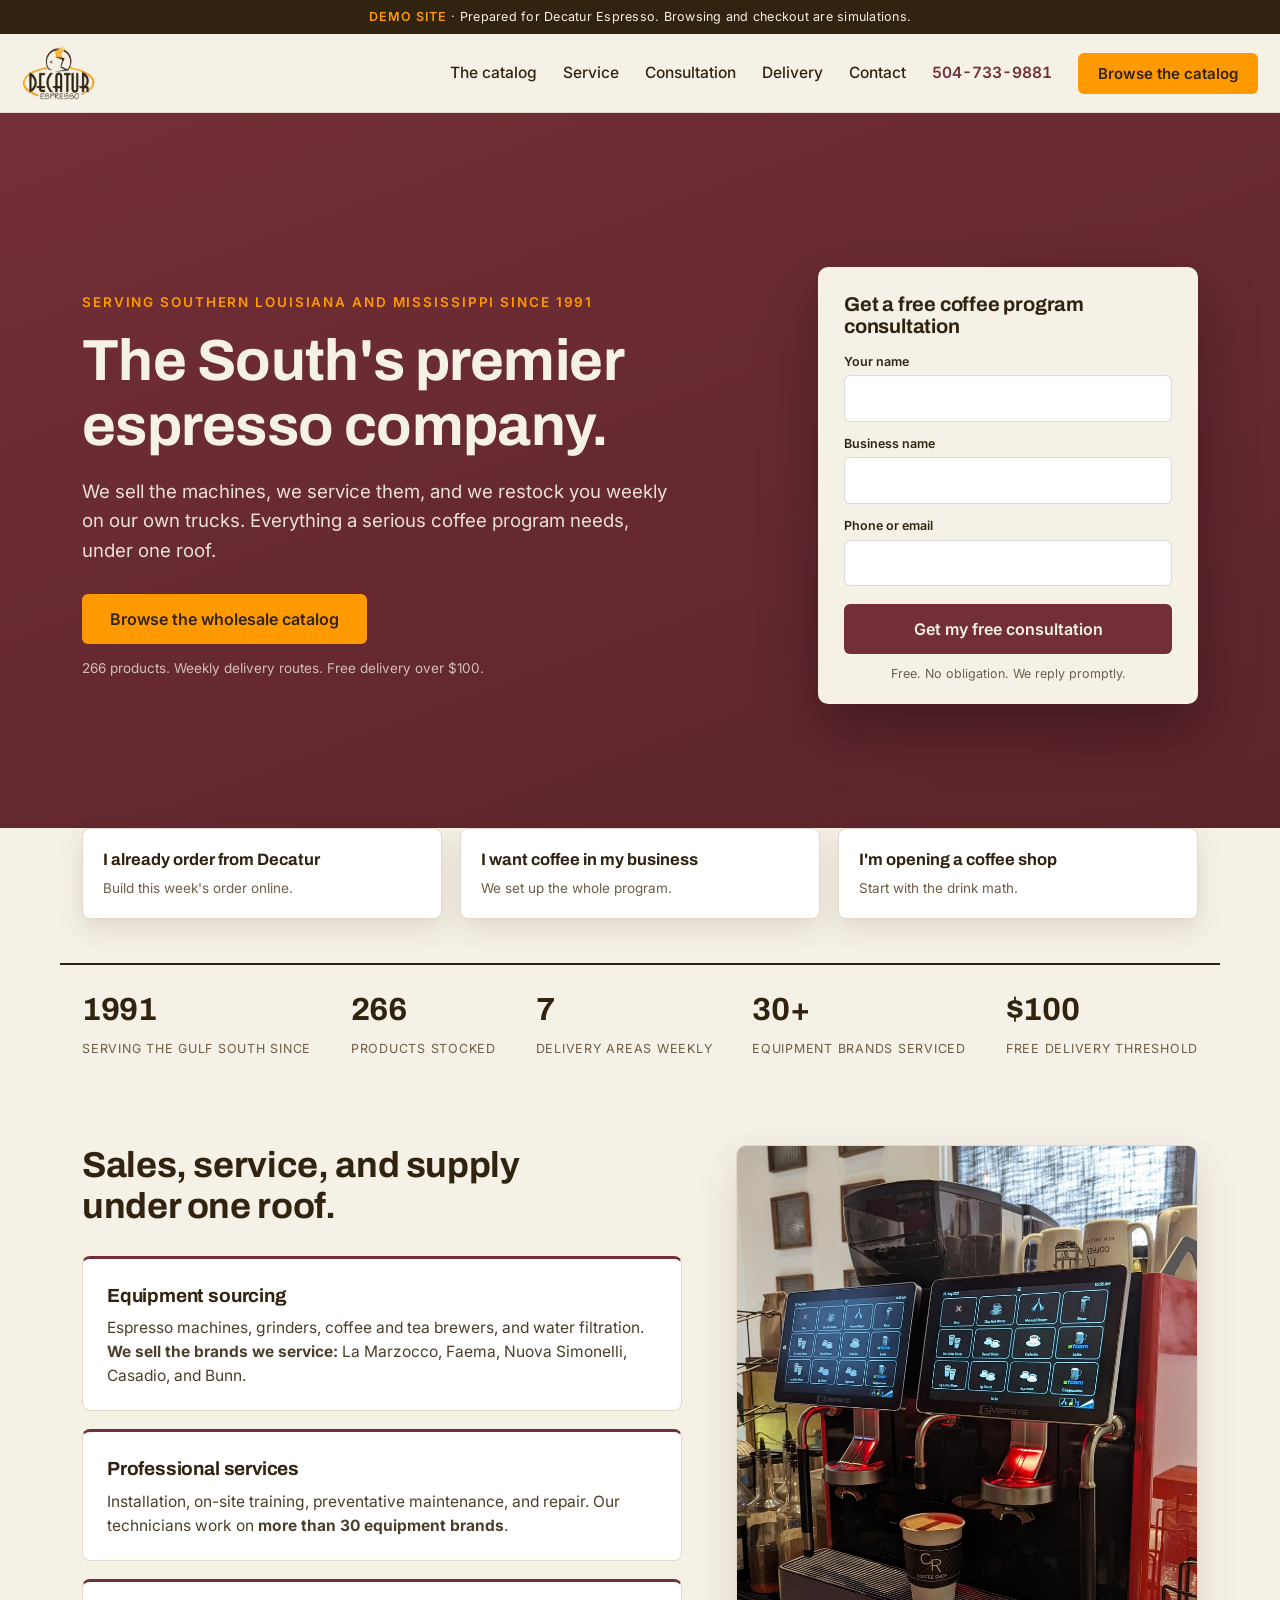
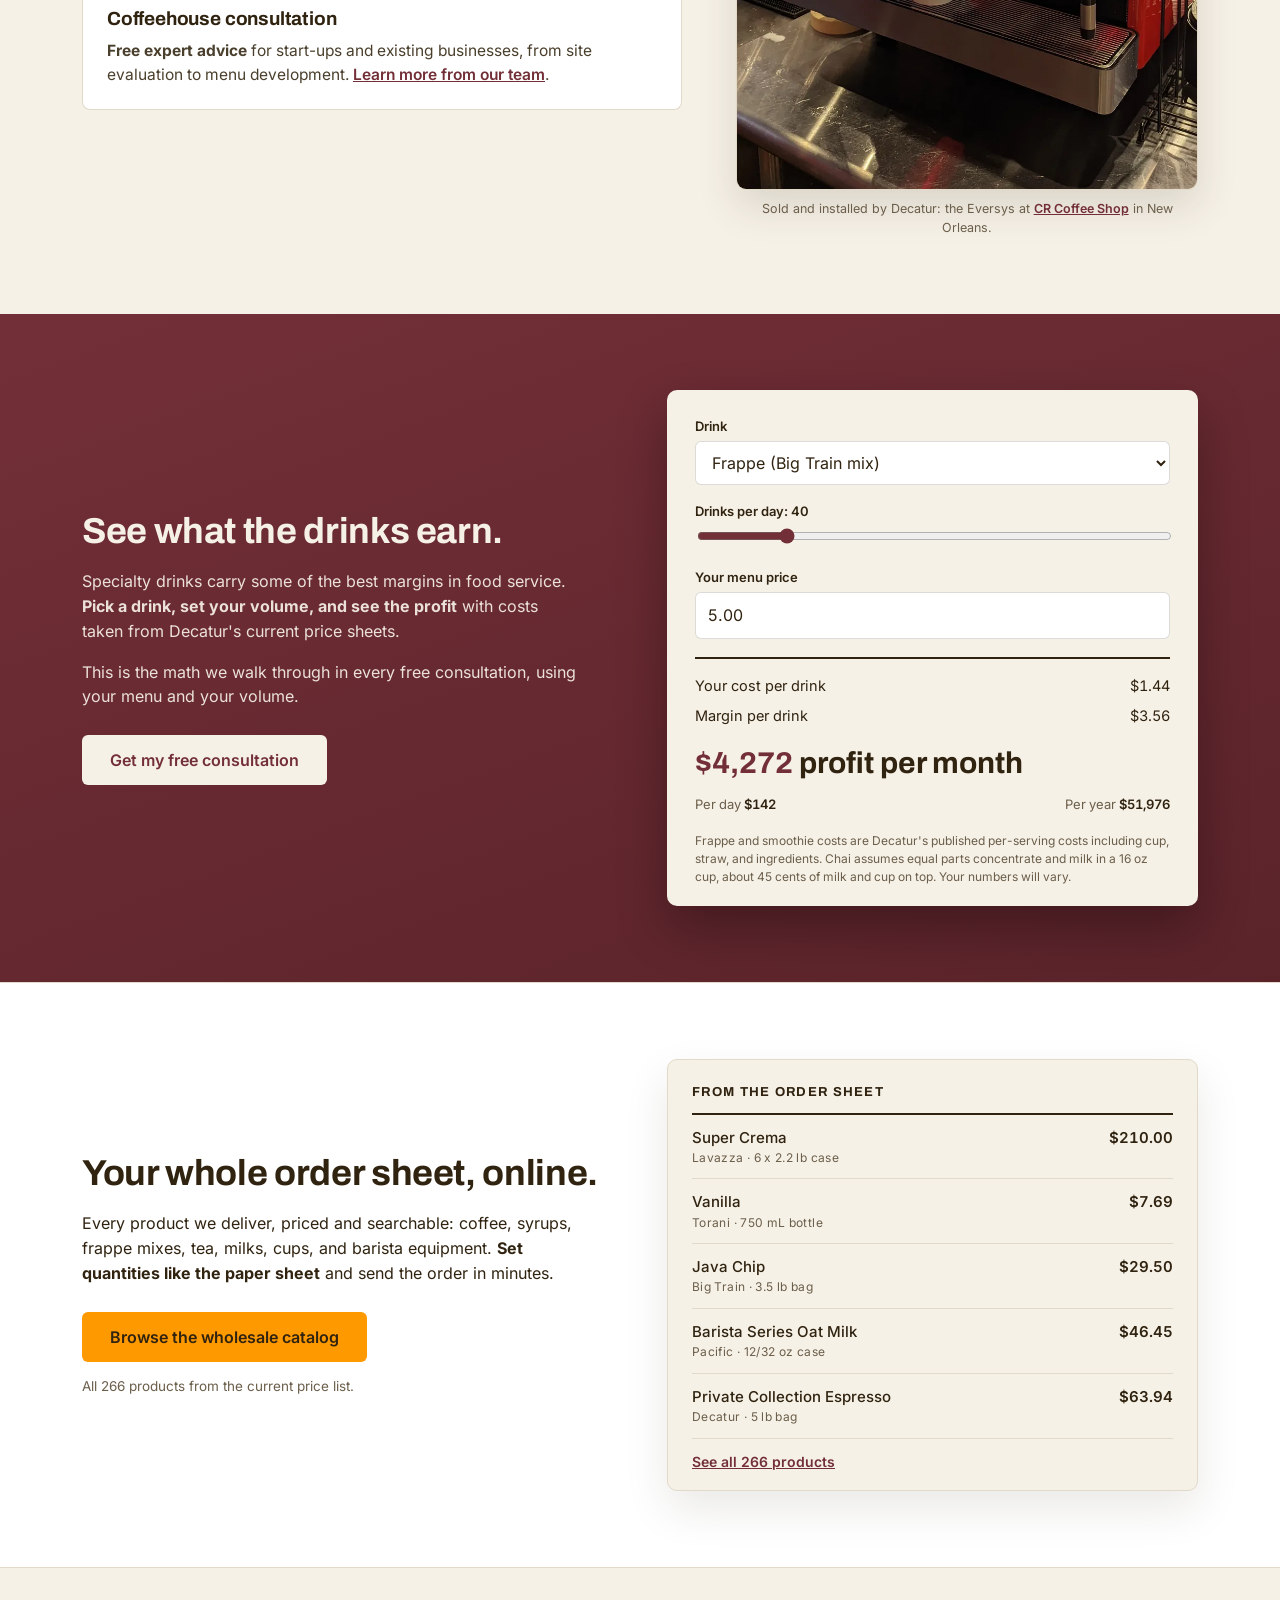
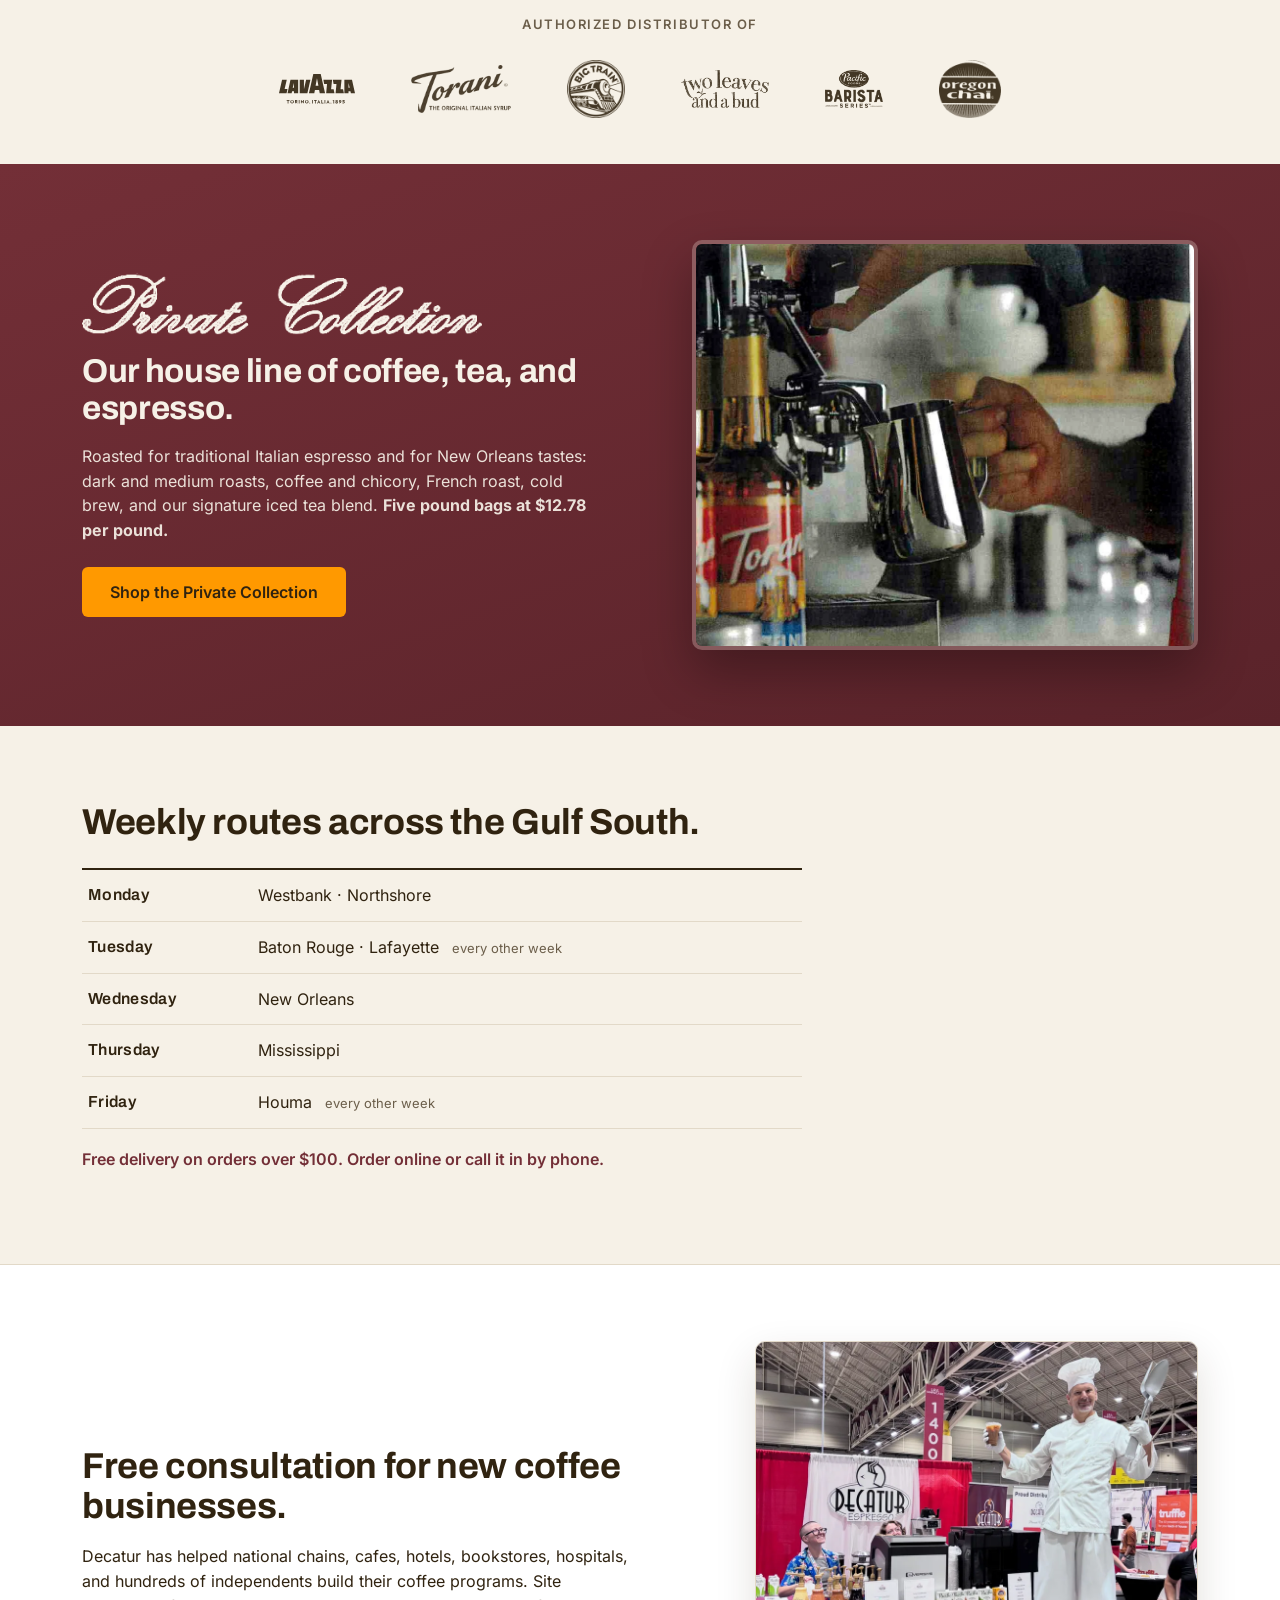
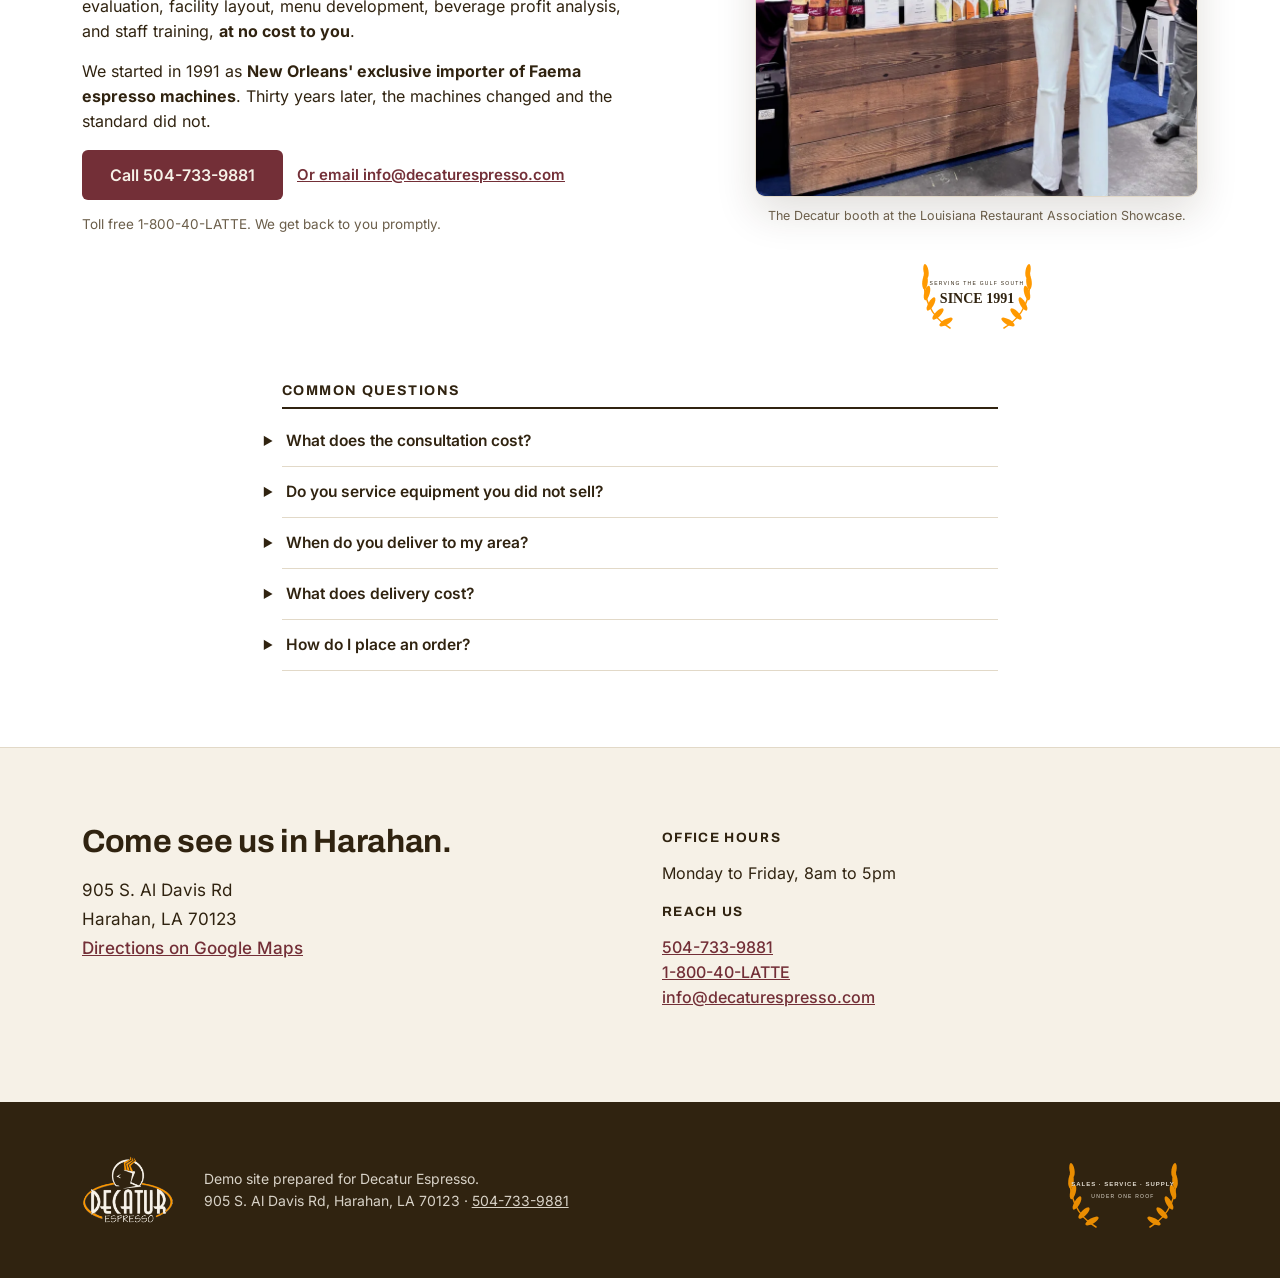
<file: index.html>
<!DOCTYPE html>
<html lang="en">
<head>
<meta charset="utf-8">
<meta name="viewport" content="width=device-width, initial-scale=1">
<title>Decatur Espresso | Espresso Sales, Service and Supply, New Orleans (Demo)</title>
<meta name="description" content="Decatur Espresso has supplied and serviced coffee programs across Southern Louisiana and Mississippi since 1991. Machines, beans, syrups, training, and weekly delivery. Demo site.">
<meta name="robots" content="noindex">
<link rel="icon" href="favicon.ico">
<link rel="apple-touch-icon" href="assets/img/apple-touch-icon.png">
<meta property="og:title" content="Decatur Espresso | The South's Premier Espresso Company">
<meta property="og:description" content="Sales, service, and supply for serious coffee programs. Serving Southern Louisiana and Mississippi since 1991.">
<meta property="og:image" content="assets/img/og.png">
<meta property="og:type" content="website">
<link rel="preload" href="assets/fonts/archivo-var.woff2" as="font" type="font/woff2" crossorigin>
<link rel="preload" href="assets/fonts/inter-var.woff2" as="font" type="font/woff2" crossorigin>
<link rel="stylesheet" href="styles.css">
<script type="application/ld+json">
{
  "@context": "https://schema.org",
  "@type": "LocalBusiness",
  "name": "Decatur Espresso",
  "description": "Espresso products and service company for the food service industry. Sales, service, and supply since 1991.",
  "telephone": "+1-504-733-9881",
  "email": "info@decaturespresso.com",
  "address": {
    "@type": "PostalAddress",
    "streetAddress": "905 S. Al Davis Rd",
    "addressLocality": "Harahan",
    "addressRegion": "LA",
    "postalCode": "70123",
    "addressCountry": "US"
  },
  "openingHours": "Mo-Fr 08:00-17:00",
  "url": "https://decaturespresso.com"
}
</script>
</head>
<body>
<a href="#main" class="skip-nav">Skip to main content</a>

<div class="demo-ribbon" role="complementary" aria-label="Demo notice"><span><strong>Demo site</strong> · Prepared for Decatur Espresso.<span class="ribbon-detail"> Browsing and checkout are simulations.</span></span></div>

<header class="site-nav">
  <a class="brand" href="index.html" aria-label="Decatur Espresso home">
    <img src="assets/logo/decatur-logo.png" alt="Decatur Espresso" width="173" height="133">
  </a>
  <button class="nav-toggle" id="nav-toggle" type="button" aria-expanded="false" aria-controls="nav-links">Menu</button>
  <nav id="nav-links" class="nav-links" aria-label="Site">
    <a href="shop.html">The catalog</a>
    <a href="#services">Service</a>
    <a href="#consultation">Consultation</a>
    <a href="#delivery">Delivery</a>
    <a href="#contact">Contact</a>
    <a class="nav-phone" href="tel:+15047339881">504-733-9881</a>
    <a class="btn btn-gold nav-cta" href="shop.html">Browse the catalog</a>
  </nav>
</header>

<main id="main">

<section class="hero">
  <div class="container hero-grid">
    <div class="hero-copy">
      <p class="eyebrow">Serving Southern Louisiana and Mississippi since 1991</p>
      <h1>The South's premier espresso company.</h1>
      <p class="hero-sub">We sell the machines, we service them, and we restock you weekly on our own trucks. Everything a serious coffee program needs, under one roof.</p>
      <div class="hero-actions">
        <a class="btn btn-gold" href="shop.html">Browse the wholesale catalog</a>
      </div>
      <p class="proof-line">266 products. Weekly delivery routes. Free delivery over $100.</p>
    </div>
    <div class="hero-card">
      <form id="consult-form" novalidate>
        <h2 class="hero-card-title">Get a free coffee program consultation</h2>
        <label for="cf-name">Your name</label>
        <input id="cf-name" name="name" autocomplete="name" placeholder=" " required>
        <label for="cf-biz">Business name</label>
        <input id="cf-biz" name="business" autocomplete="organization" placeholder=" " required>
        <label for="cf-contact">Phone or email</label>
        <input id="cf-contact" name="contact" placeholder=" " required>
        <button class="btn btn-maroon" type="submit">Get my free consultation</button>
        <p class="hero-card-note">Free. No obligation. We reply promptly.</p>
      </form>
      <div id="consult-done" hidden>
        <h2 class="hero-card-title">Demo form</h2>
        <p>Nothing was sent. On the live site this lands straight in Decatur's inbox and you hear back promptly.</p>
        <button class="btn btn-maroon" type="button" id="consult-reset">Start over</button>
      </div>
    </div>
  </div>
</section>

<section class="fork" aria-label="Choose your path">
  <div class="container fork-grid">
    <a class="fork-card" href="shop.html">
      <strong>I already order from Decatur</strong>
      <span>Build this week's order online.</span>
    </a>
    <a class="fork-card" href="#consultation">
      <strong>I want coffee in my business</strong>
      <span>We set up the whole program.</span>
    </a>
    <a class="fork-card" href="#calculator">
      <strong>I'm opening a coffee shop</strong>
      <span>Start with the drink math.</span>
    </a>
  </div>
</section>

<section class="stats" aria-label="Decatur by the numbers">
  <div class="container stats-row">
    <div class="stat"><span class="stat-n">1991</span><span class="stat-l">serving the Gulf South since</span></div>
    <div class="stat"><span class="stat-n" data-count="266">266</span><span class="stat-l">products stocked</span></div>
    <div class="stat"><span class="stat-n" data-count="7">7</span><span class="stat-l">delivery areas weekly</span></div>
    <div class="stat"><span class="stat-n" data-count="30">30+</span><span class="stat-l">equipment brands serviced</span></div>
    <div class="stat"><span class="stat-n">$100</span><span class="stat-l">free delivery threshold</span></div>
  </div>
</section>

<section class="pillars" id="services">
  <div class="container pillars-grid">
    <div>
    <h2>Sales, service, and supply under one roof.</h2>
    <div class="pillar-grid">
      <article class="pillar">
        <h3>Equipment sourcing</h3>
        <p>Espresso machines, grinders, coffee and tea brewers, and water filtration. <strong>We sell the brands we service:</strong> La Marzocco, Faema, Nuova Simonelli, Casadio, and Bunn.</p>
      </article>
      <article class="pillar">
        <h3>Professional services</h3>
        <p>Installation, on-site training, preventative maintenance, and repair. Our technicians work on <strong>more than 30 equipment brands</strong>.</p>
      </article>
      <article class="pillar">
        <h3>Coffeehouse consultation</h3>
        <p><strong>Free expert advice</strong> for start-ups and existing businesses, from site evaluation to menu development. <a href="#consultation">Learn more from our team</a>.</p>
      </article>
    </div>
    </div>
    <figure class="install-photo">
      <a href="https://crcoffeenola.com/" target="_blank" rel="noopener">
        <img src="assets/img/eversys-cr.webp" alt="A red and black two-group Eversys espresso machine on the counter at CR Coffee Shop, with a CR branded cup under the spouts" width="900" height="1258" loading="lazy">
      </a>
      <figcaption>Sold and installed by Decatur: the Eversys at <a href="https://crcoffeenola.com/" target="_blank" rel="noopener">CR Coffee Shop</a> in New Orleans.</figcaption>
    </figure>
  </div>
</section>

<section class="calculator" id="calculator">
  <div class="container calc-grid">
    <div class="calc-copy">
      <h2>See what the drinks earn.</h2>
      <p>Specialty drinks carry some of the best margins in food service. <strong>Pick a drink, set your volume, and see the profit</strong> with costs taken from Decatur's current price sheets.</p>
      <p>This is the math we walk through in every free consultation, using your menu and your volume.</p>
      <a class="btn btn-maroon" href="#consultation">Get my free consultation</a>
    </div>
    <div class="calc-card">
      <div class="calc-field">
        <label for="calc-drink">Drink</label>
        <select id="calc-drink">
          <option value="frappe" selected>Frappe (Big Train mix)</option>
          <option value="smoothie">Real Fruit Smoothie (Torani)</option>
          <option value="chai">Chai latte (Oregon Chai)</option>
        </select>
      </div>
      <div class="calc-field">
        <label for="calc-volume">Drinks per day: <output id="calc-volume-out">40</output></label>
        <input type="range" id="calc-volume" min="5" max="200" step="5" value="40">
      </div>
      <div class="calc-field">
        <label for="calc-price">Your menu price</label>
        <input type="number" id="calc-price" value="5.00" step="0.25" min="0" inputmode="decimal">
      </div>
      <div class="calc-results" aria-live="polite">
        <div class="calc-line"><span>Your cost per drink</span><span id="calc-cost">$1.44</span></div>
        <div class="calc-line"><span>Margin per drink</span><span id="calc-margin">$3.56</span></div>
        <div class="calc-profit"><span id="calc-month">$0</span> profit per month</div>
        <div class="calc-line calc-line-sub"><span>Per day <em id="calc-day">$0</em></span><span>Per year <em id="calc-year">$0</em></span></div>
      </div>
      <p class="calc-foot" id="calc-foot">Frappe and smoothie costs are Decatur's published per-serving costs including cup, straw, and ingredients. Chai assumes equal parts concentrate and milk in a 16 oz cup, about 45 cents of milk and cup on top. Your numbers will vary.</p>
    </div>
  </div>
</section>

<section class="catalog-pitch">
  <div class="container catalog-pitch-grid">
    <div class="catalog-pitch-copy">
      <h2>Your whole order sheet, online.</h2>
      <p>Every product we deliver, priced and searchable: coffee, syrups, frappe mixes, tea, milks, cups, and barista equipment. <strong>Set quantities like the paper sheet</strong> and send the order in minutes.</p>
      <a class="btn btn-gold" href="shop.html">Browse the wholesale catalog</a>
      <p class="proof-line">All 266 products from the current price list.</p>
    </div>
    <div class="sample-sheet" aria-label="Sample of the wholesale catalog">
      <div class="sample-head">From the order sheet</div>
      <div class="sample-row"><span>Super Crema <em>Lavazza · 6 x 2.2 lb case</em></span><span>$210.00</span></div>
      <div class="sample-row"><span>Vanilla <em>Torani · 750 mL bottle</em></span><span>$7.69</span></div>
      <div class="sample-row"><span>Java Chip <em>Big Train · 3.5 lb bag</em></span><span>$29.50</span></div>
      <div class="sample-row"><span>Barista Series Oat Milk <em>Pacific · 12/32 oz case</em></span><span>$46.45</span></div>
      <div class="sample-row"><span>Private Collection Espresso <em>Decatur · 5 lb bag</em></span><span>$63.94</span></div>
      <a class="sample-more" href="shop.html">See all 266 products</a>
    </div>
  </div>
</section>

<section class="brands">
  <div class="container">
    <p class="brands-label">Authorized distributor of</p>
    <div class="brand-row">
      <img src="assets/img/brands/lavazza.svg" alt="Lavazza" class="brand-logo">
      <img src="assets/img/brands/torani.png" alt="Torani" class="brand-logo">
      <img src="assets/img/brands/big-train.png" alt="Big Train" class="brand-logo">
      <img src="assets/img/brands/two-leaves.png" alt="Two Leaves and a Bud" class="brand-logo">
      <img src="assets/img/brands/pacific.png" alt="Pacific Foods Barista Series" class="brand-logo">
      <img src="assets/img/brands/oregon-chai.png" alt="Oregon Chai" class="brand-logo">
    </div>
  </div>
</section>

<section class="private-collection">
  <div class="container pc-grid">
    <div>
      <img class="pc-script" src="assets/img/private-collection-script.png" alt="Private Collection" width="470" height="74">
      <h2 class="pc-title">Our house line of coffee, tea, and espresso.</h2>
      <p>Roasted for traditional Italian espresso and for New Orleans tastes: dark and medium roasts, coffee and chicory, French roast, cold brew, and our signature iced tea blend. <strong>Five pound bags at $12.78 per pound.</strong></p>
      <a class="btn btn-gold" href="shop.html?group=coffee">Shop the Private Collection</a>
    </div>
    <figure class="pc-photo">
      <img src="assets/img/steam.webp" alt="Steaming milk on an espresso machine beside a rack of Torani syrups" width="1040" height="840" loading="lazy">
    </figure>
  </div>
</section>

<section class="routes" id="delivery">
  <div class="container">
    <h2>Weekly routes across the Gulf South.</h2>
    <div class="route-table" role="table" aria-label="Delivery schedule">
      <div class="route-row" role="row"><span role="cell">Monday</span><span role="cell">Westbank · Northshore</span></div>
      <div class="route-row" role="row"><span role="cell">Tuesday</span><span role="cell">Baton Rouge · Lafayette <em>every other week</em></span></div>
      <div class="route-row" role="row"><span role="cell">Wednesday</span><span role="cell">New Orleans</span></div>
      <div class="route-row" role="row"><span role="cell">Thursday</span><span role="cell">Mississippi</span></div>
      <div class="route-row" role="row"><span role="cell">Friday</span><span role="cell">Houma <em>every other week</em></span></div>
    </div>
    <p class="routes-note">Free delivery on orders over $100. Order online or call it in by phone.</p>
  </div>
</section>

<section class="consultation" id="consultation">
  <div class="container consult-grid">
    <div>
      <h2>Free consultation for new coffee businesses.</h2>
      <p>Decatur has helped national chains, cafes, hotels, bookstores, hospitals, and hundreds of independents build their coffee programs. Site evaluation, facility layout, menu development, beverage profit analysis, and staff training, <strong>at no cost to you</strong>.</p>
      <p>We started in 1991 as <strong>New Orleans' exclusive importer of Faema espresso machines</strong>. Thirty years later, the machines changed and the standard did not.</p>
      <div class="hero-actions">
        <a class="btn btn-maroon" href="tel:+15047339881">Call 504-733-9881</a>
        <a class="text-link" href="mailto:info@decaturespresso.com">Or email info@decaturespresso.com</a>
      </div>
      <p class="proof-line">Toll free 1-800-40-LATTE. We get back to you promptly.</p>
    </div>
    <figure class="consult-photo">
      <img src="assets/img/lra-showcase.webp" alt="The Decatur Espresso booth at the Louisiana Restaurant Association Showcase, with staff pouring drinks and a chef on stilts holding an iced coffee" width="900" height="928" loading="lazy">
      <figcaption>The Decatur booth at the Louisiana Restaurant Association Showcase.</figcaption>
      <img class="laurel" src="assets/img/laurel-1991.svg" alt="Serving the Gulf South since 1991" width="150" height="96">
    </figure>
  </div>
  <div class="container faq">
    <h3>Common questions</h3>
    <details>
      <summary>What does the consultation cost?</summary>
      <p>Nothing. Consultation is free for start-ups and existing businesses, and it always has been.</p>
    </details>
    <details>
      <summary>Do you service equipment you did not sell?</summary>
      <p>Our technicians work on more than 30 equipment brands, including La Marzocco, Gaggia, Nuova Simonelli, Astoria, and Bunn. Call 504-733-9881 and tell us what is on your counter.</p>
    </details>
    <details>
      <summary>When do you deliver to my area?</summary>
      <p>Westbank and Northshore on Mondays, New Orleans on Wednesdays, Mississippi on Thursdays. Baton Rouge and Lafayette run every other Tuesday, and Houma every other Friday.</p>
    </details>
    <details>
      <summary>What does delivery cost?</summary>
      <p>Delivery is free on orders over $100.</p>
    </details>
    <details>
      <summary>How do I place an order?</summary>
      <p>Build it online in <a href="shop.html">the catalog</a>, or call it in: 504-733-9881, toll free 1-800-40-LATTE. Office hours are Monday to Friday, 8am to 5pm.</p>
    </details>
  </div>
</section>

<section class="contact" id="contact">
  <div class="container contact-grid">
    <div>
      <h2>Come see us in Harahan.</h2>
      <address>
        905 S. Al Davis Rd<br>
        Harahan, LA 70123<br>
        <a href="https://maps.google.com/?q=905+S+Al+Davis+Rd,+Harahan,+LA+70123">Directions on Google Maps</a>
      </address>
    </div>
    <div>
      <h3>Office hours</h3>
      <p>Monday to Friday, 8am to 5pm</p>
      <h3>Reach us</h3>
      <p>
        <a href="tel:+15047339881">504-733-9881</a><br>
        <a href="tel:+18004052883">1-800-40-LATTE</a><br>
        <a href="mailto:info@decaturespresso.com">info@decaturespresso.com</a>
      </p>
    </div>
  </div>
</section>

</main>

<footer class="site-footer">
  <div class="container footer-grid">
    <img src="assets/logo/decatur-logo-cream.png" alt="Decatur Espresso" class="footer-logo" width="138" height="106">
    <p>Demo site prepared for Decatur Espresso.<br>905 S. Al Davis Rd, Harahan, LA 70123 · <a href="tel:+15047339881">504-733-9881</a></p>
    <img class="laurel laurel-footer" src="assets/img/laurel-sss.svg" alt="Sales, service, and supply under one roof" width="150" height="96">
  </div>
</footer>

<script src="script.js"></script>
</body>
</html>
</file>
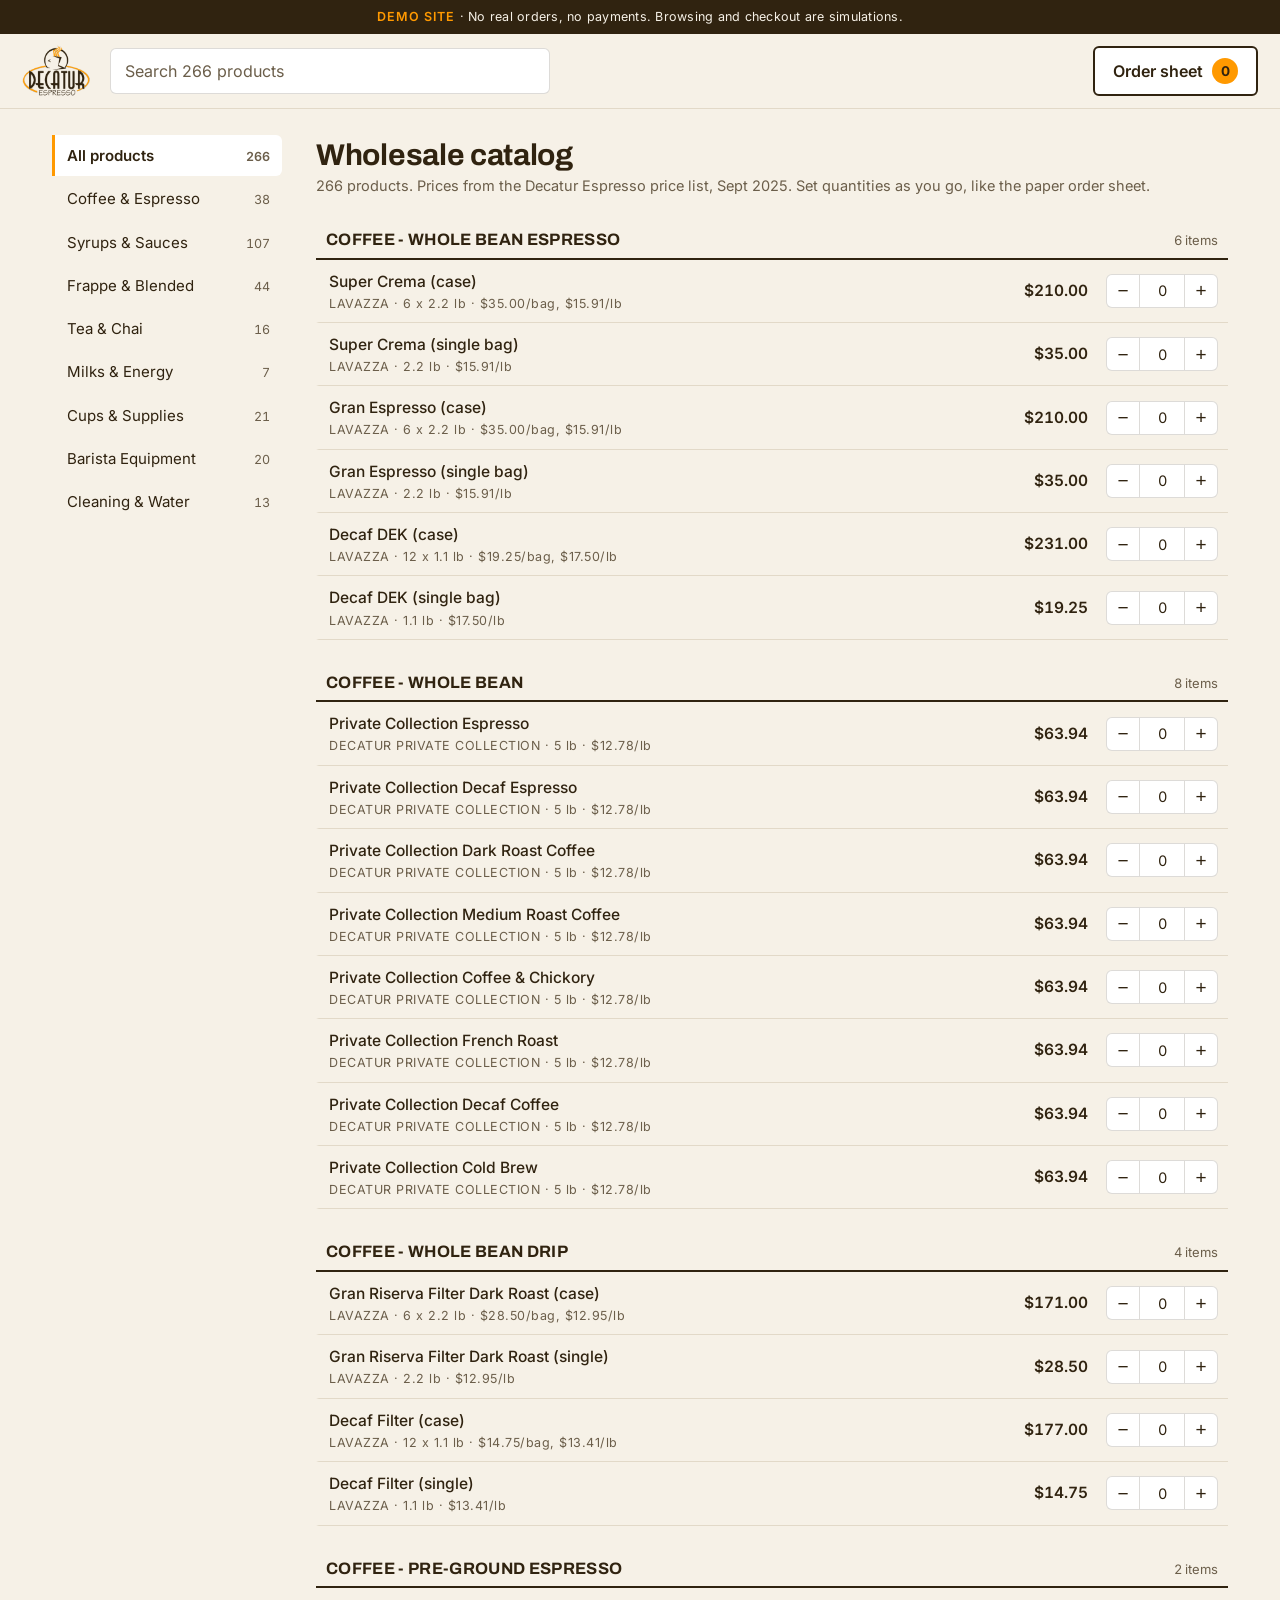
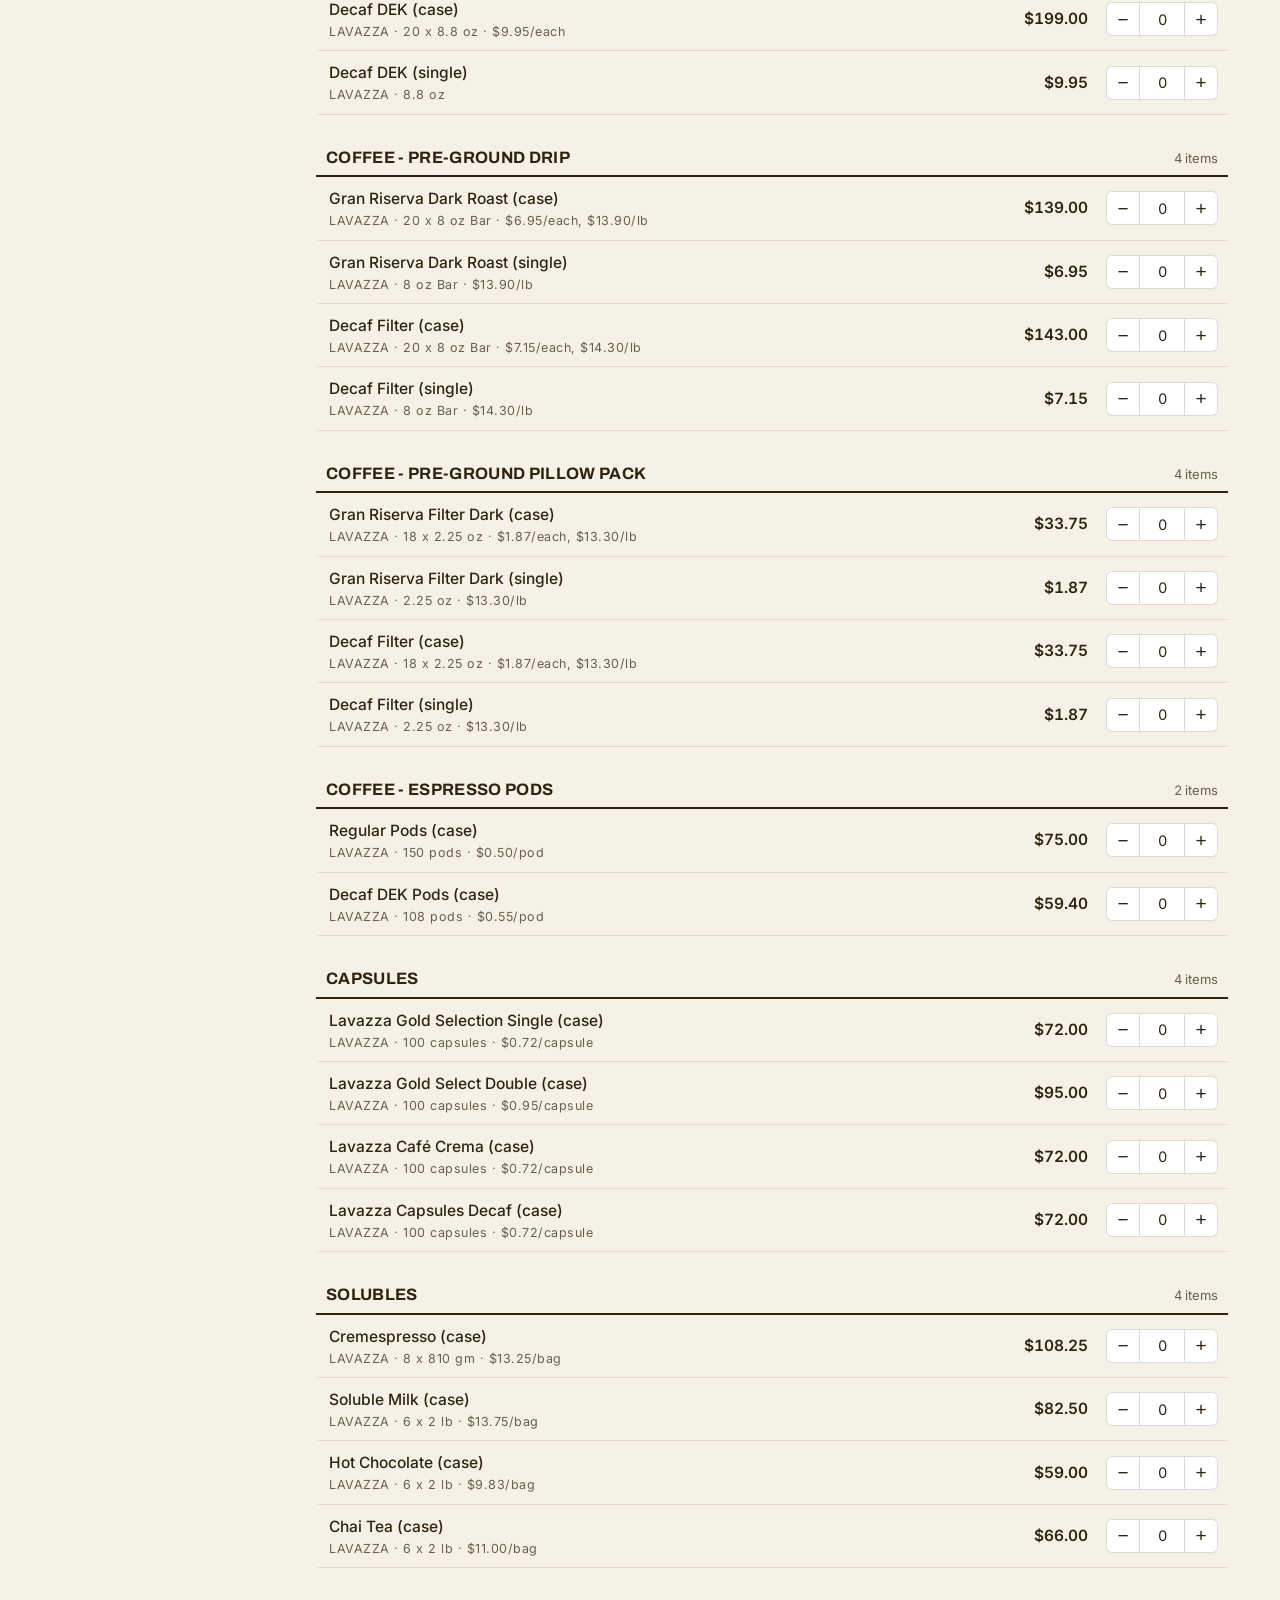
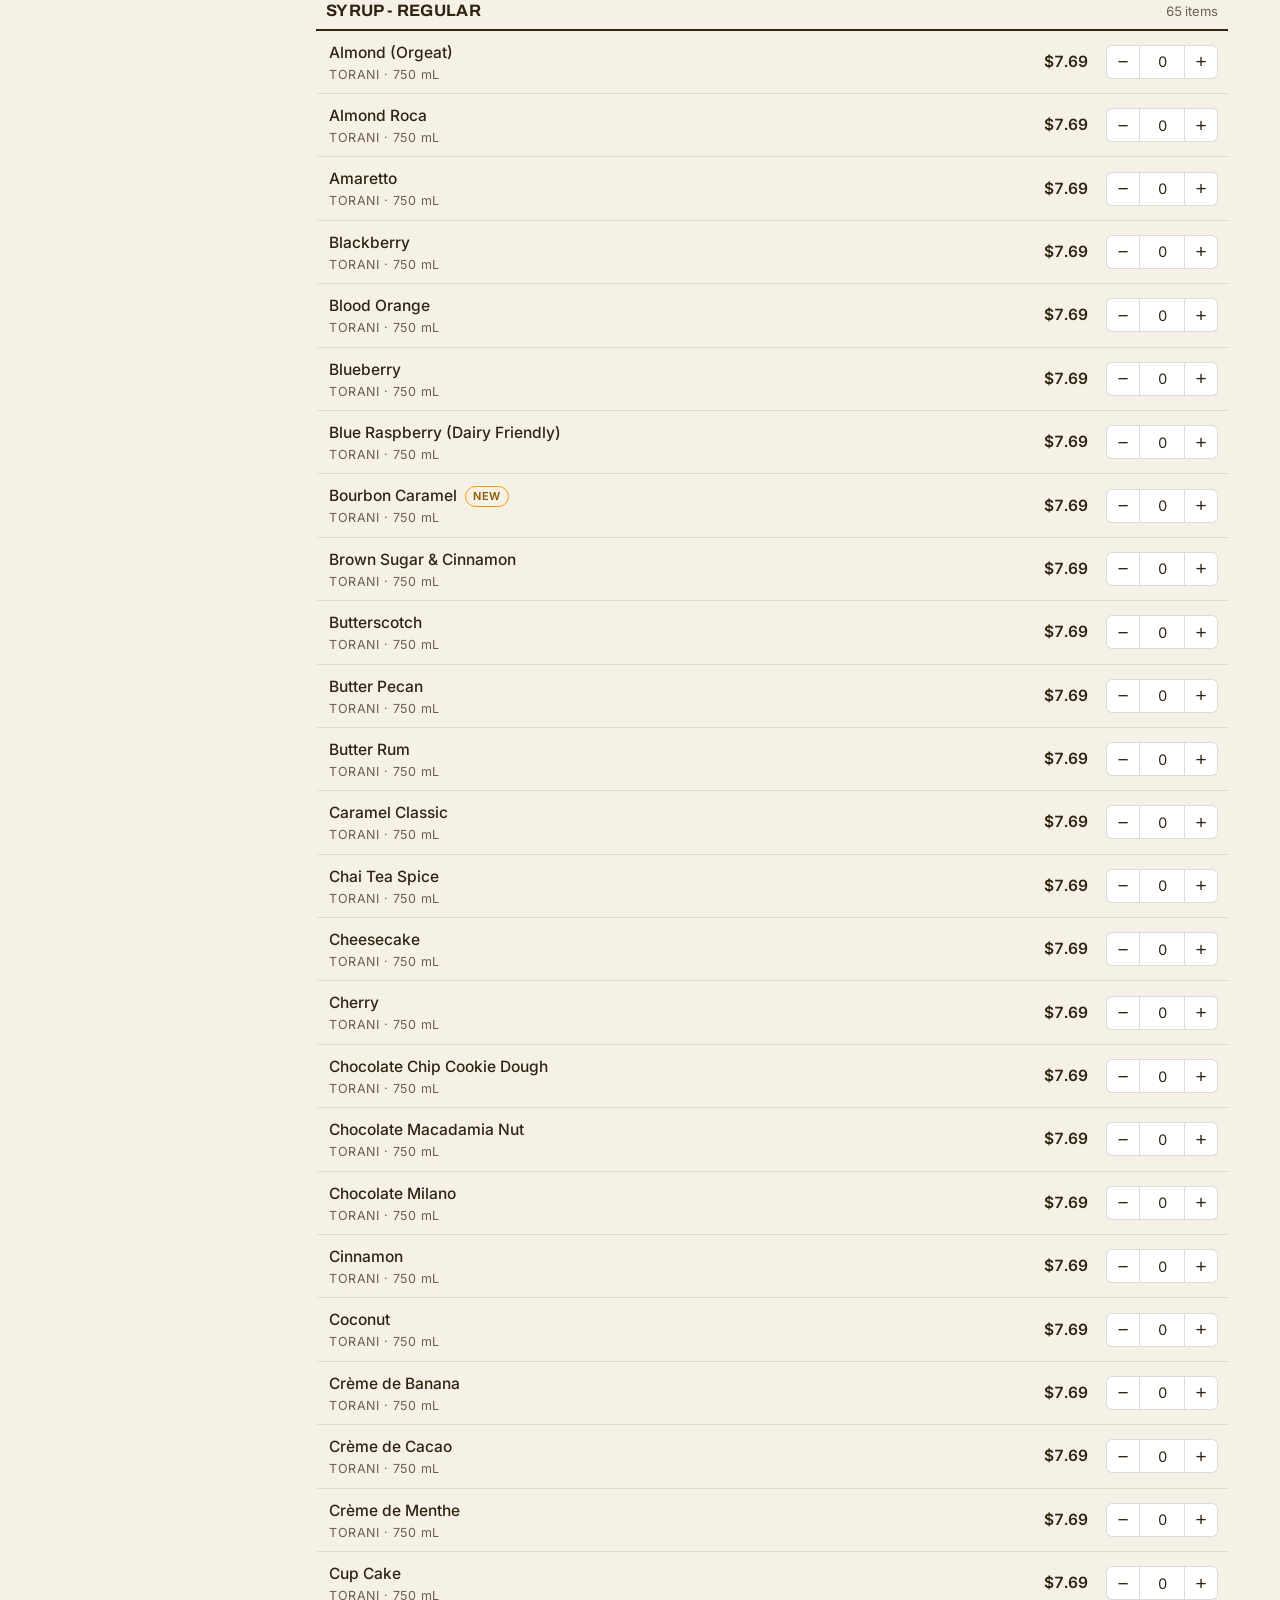
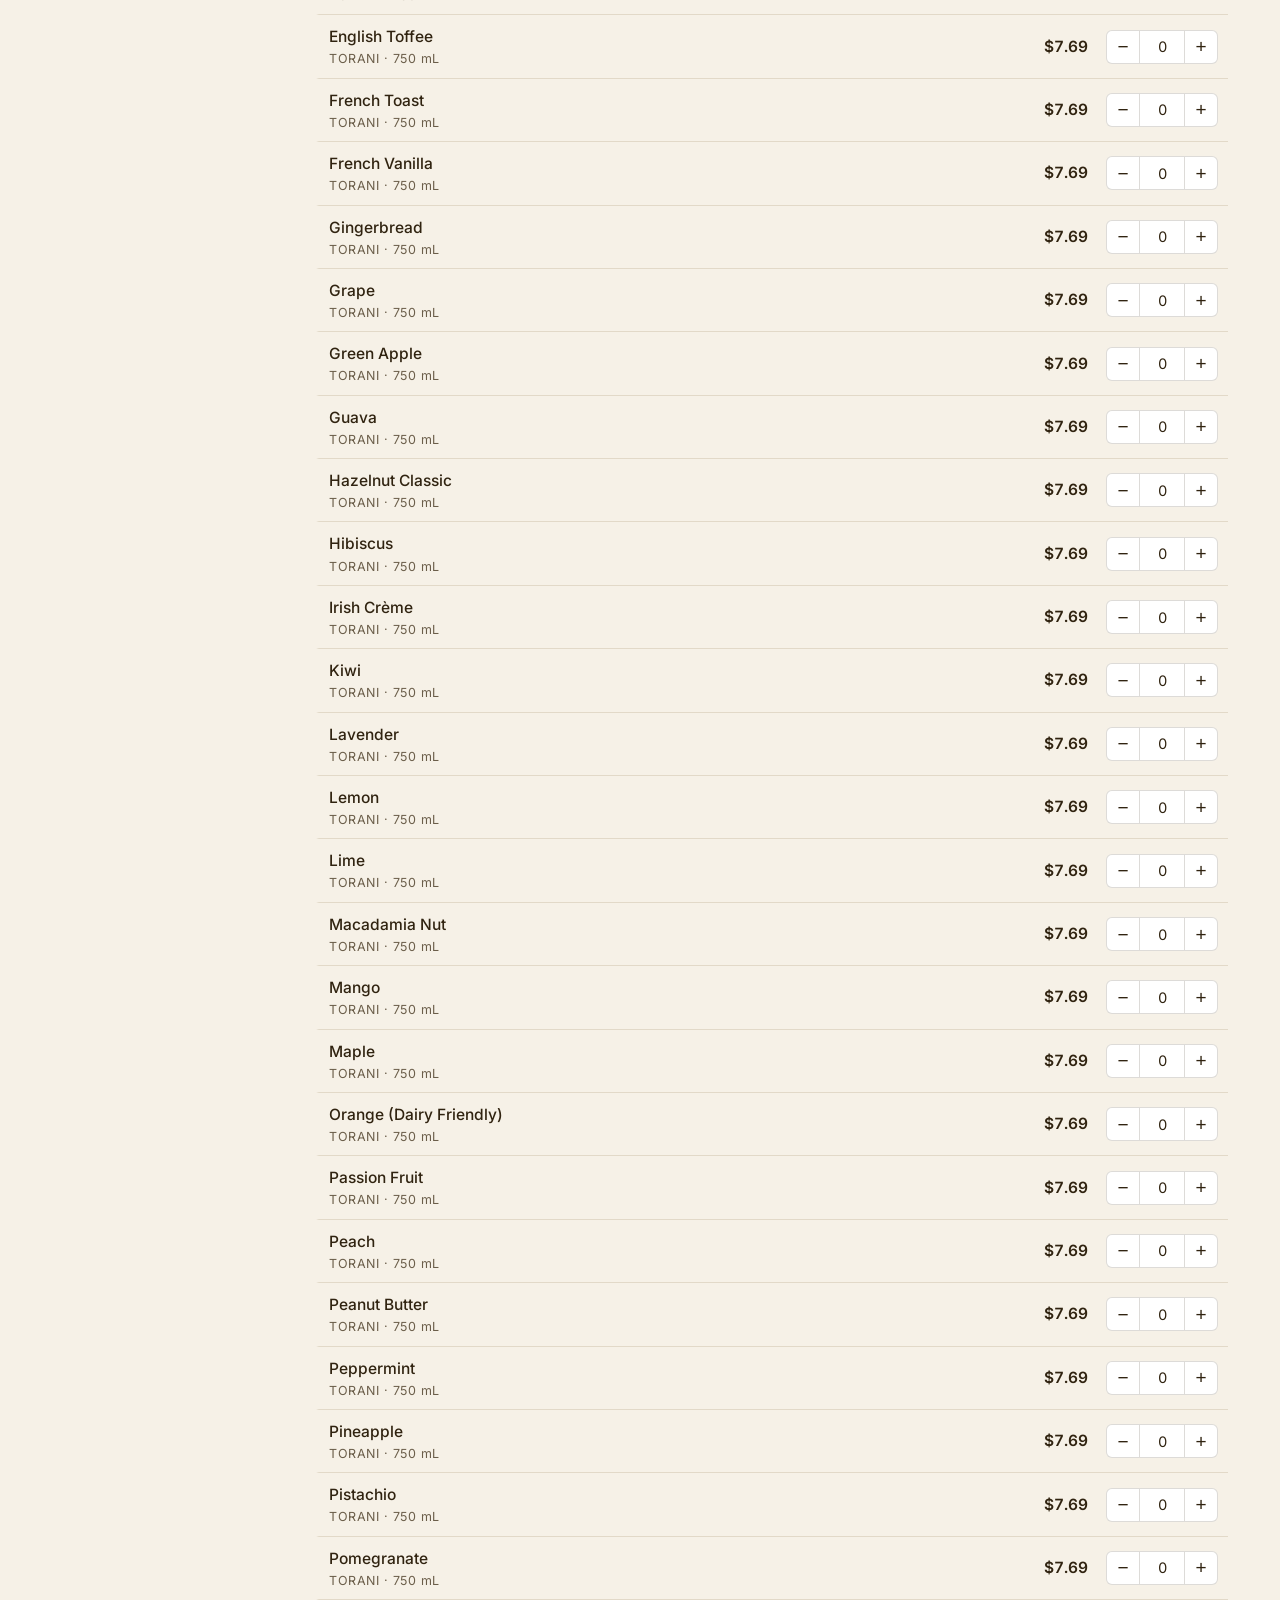
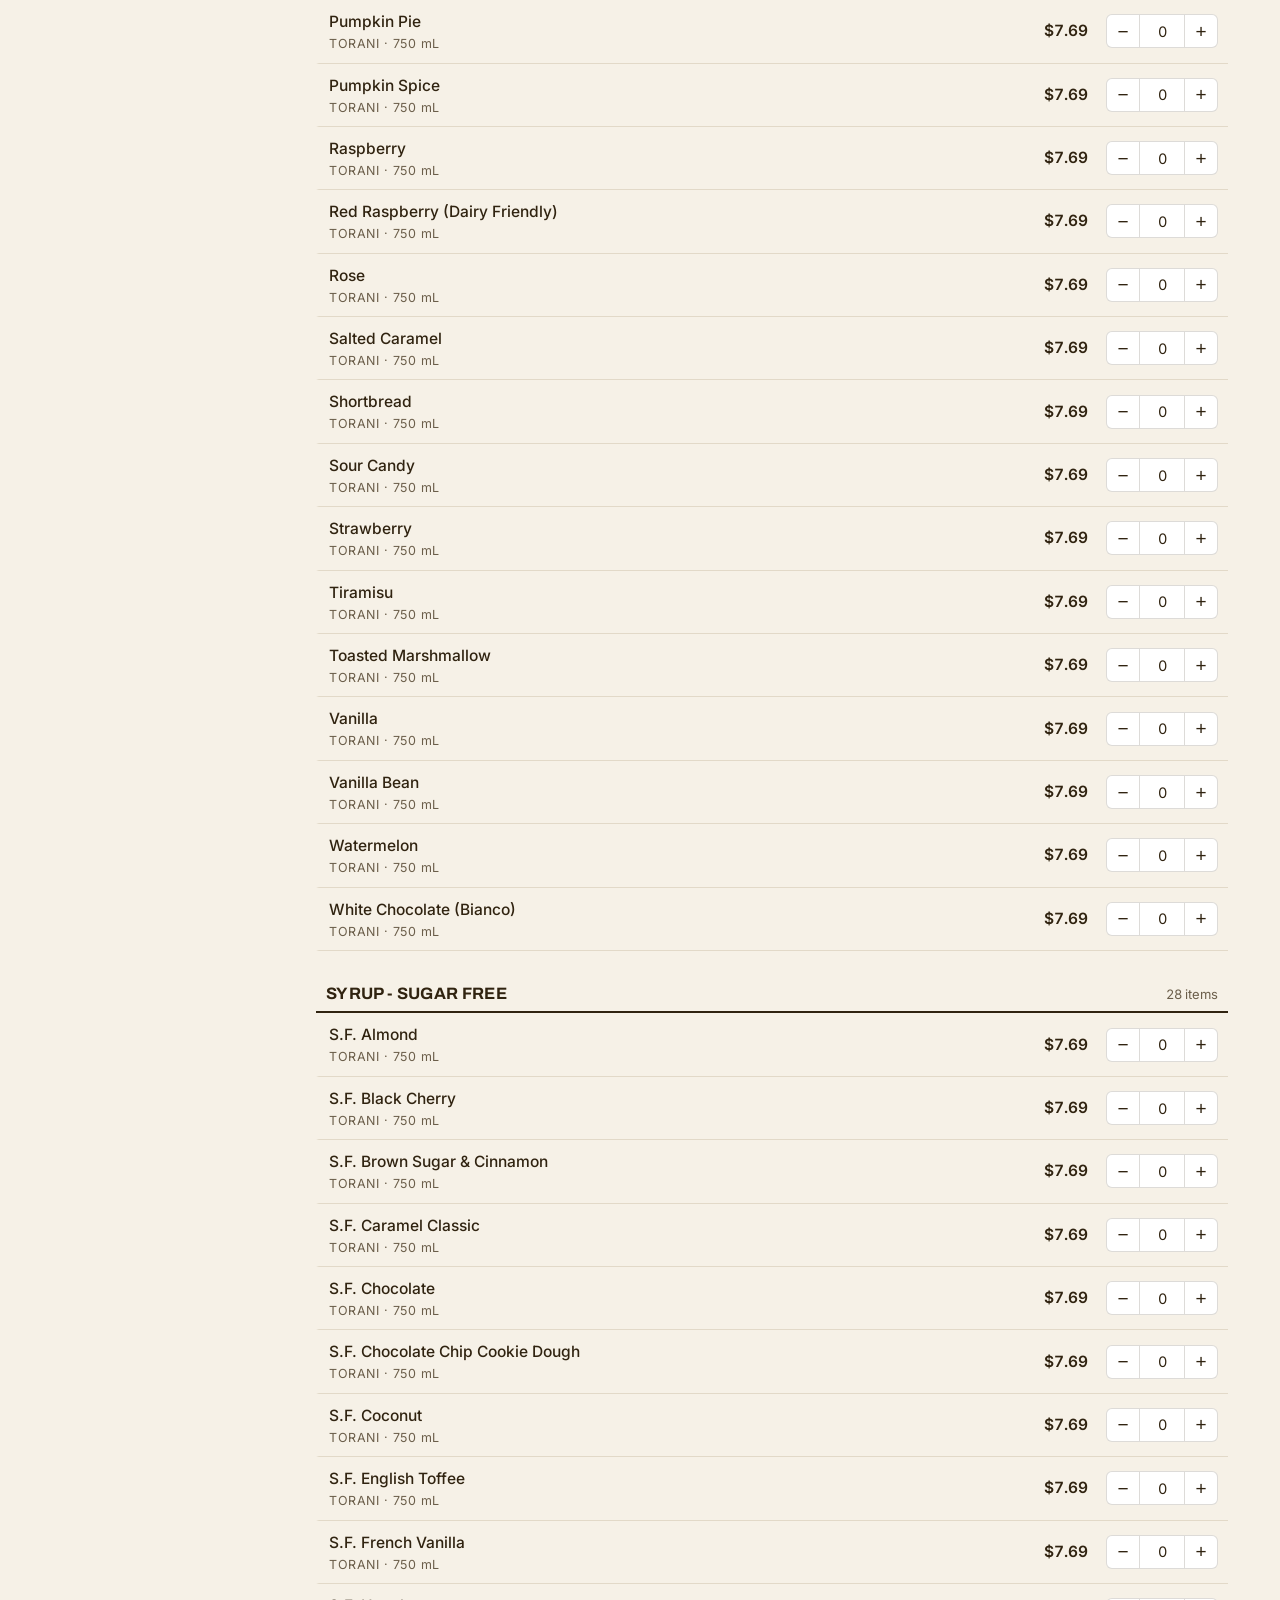
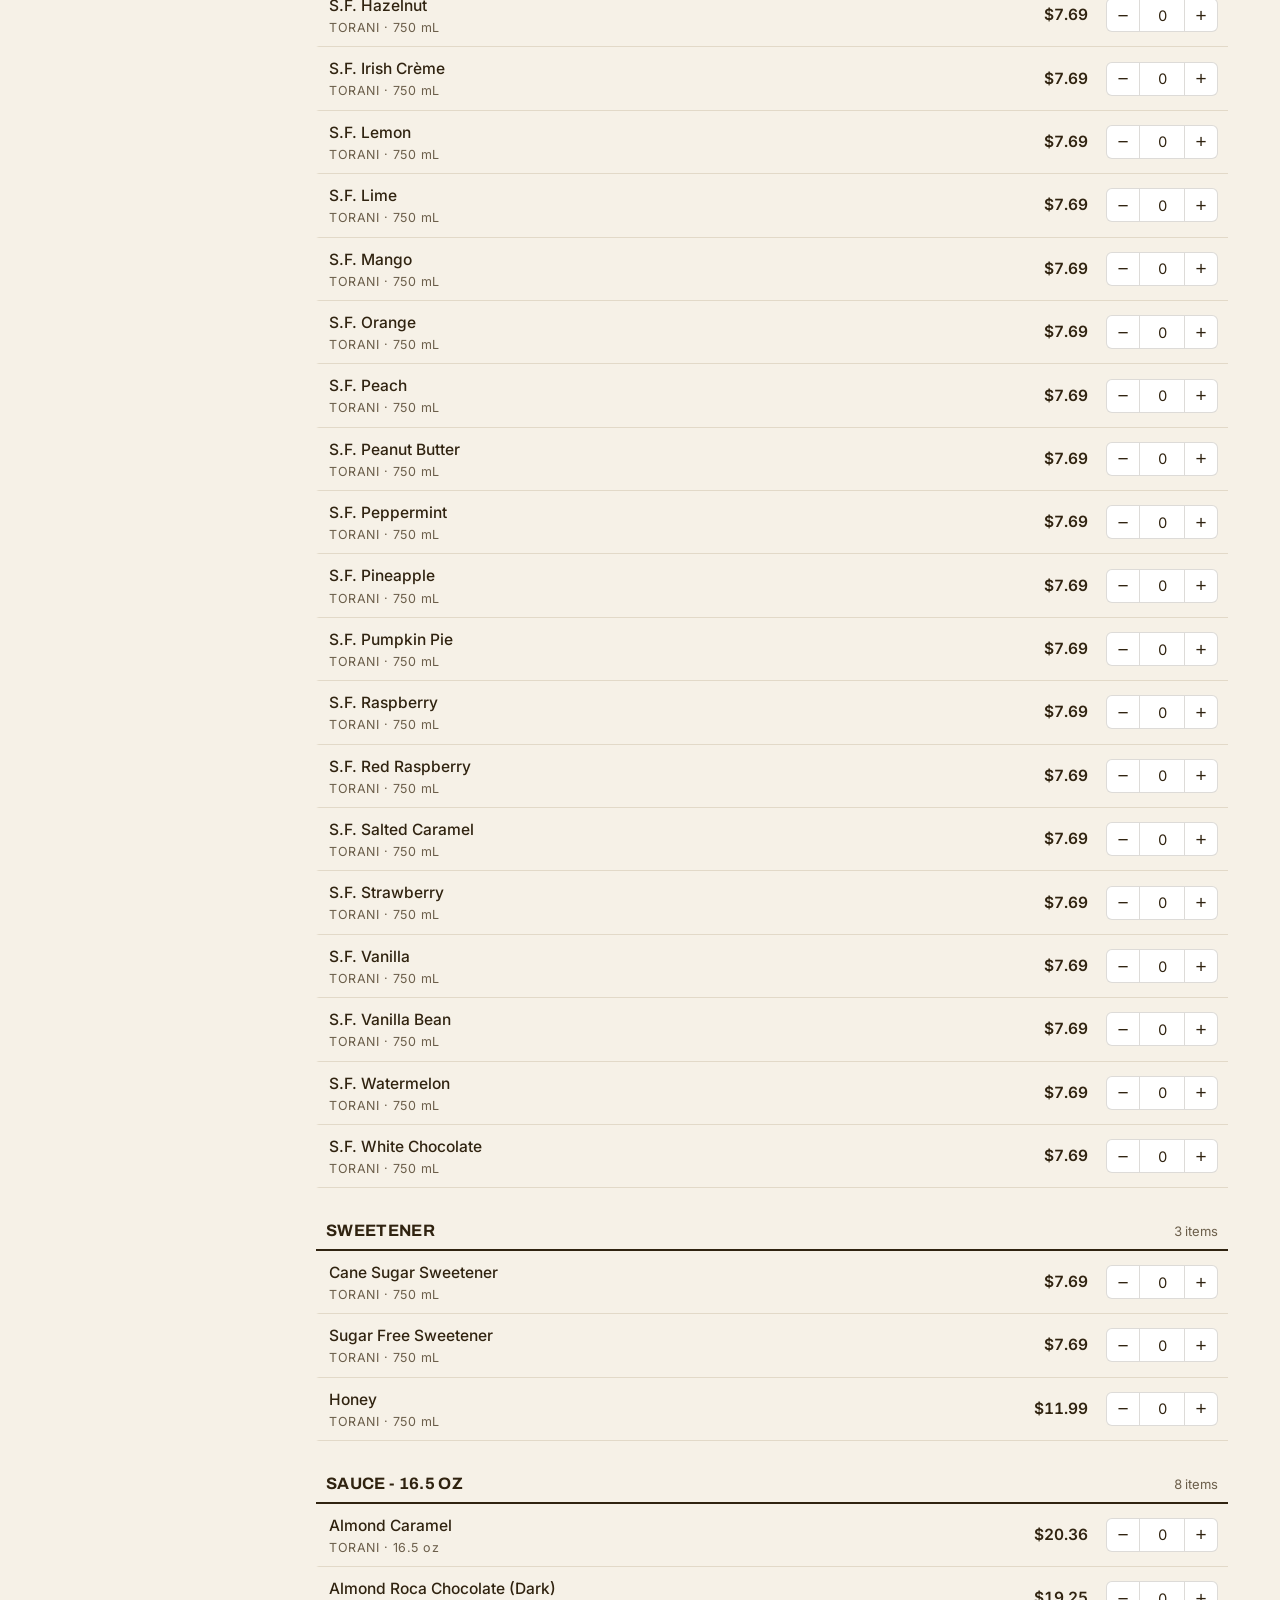
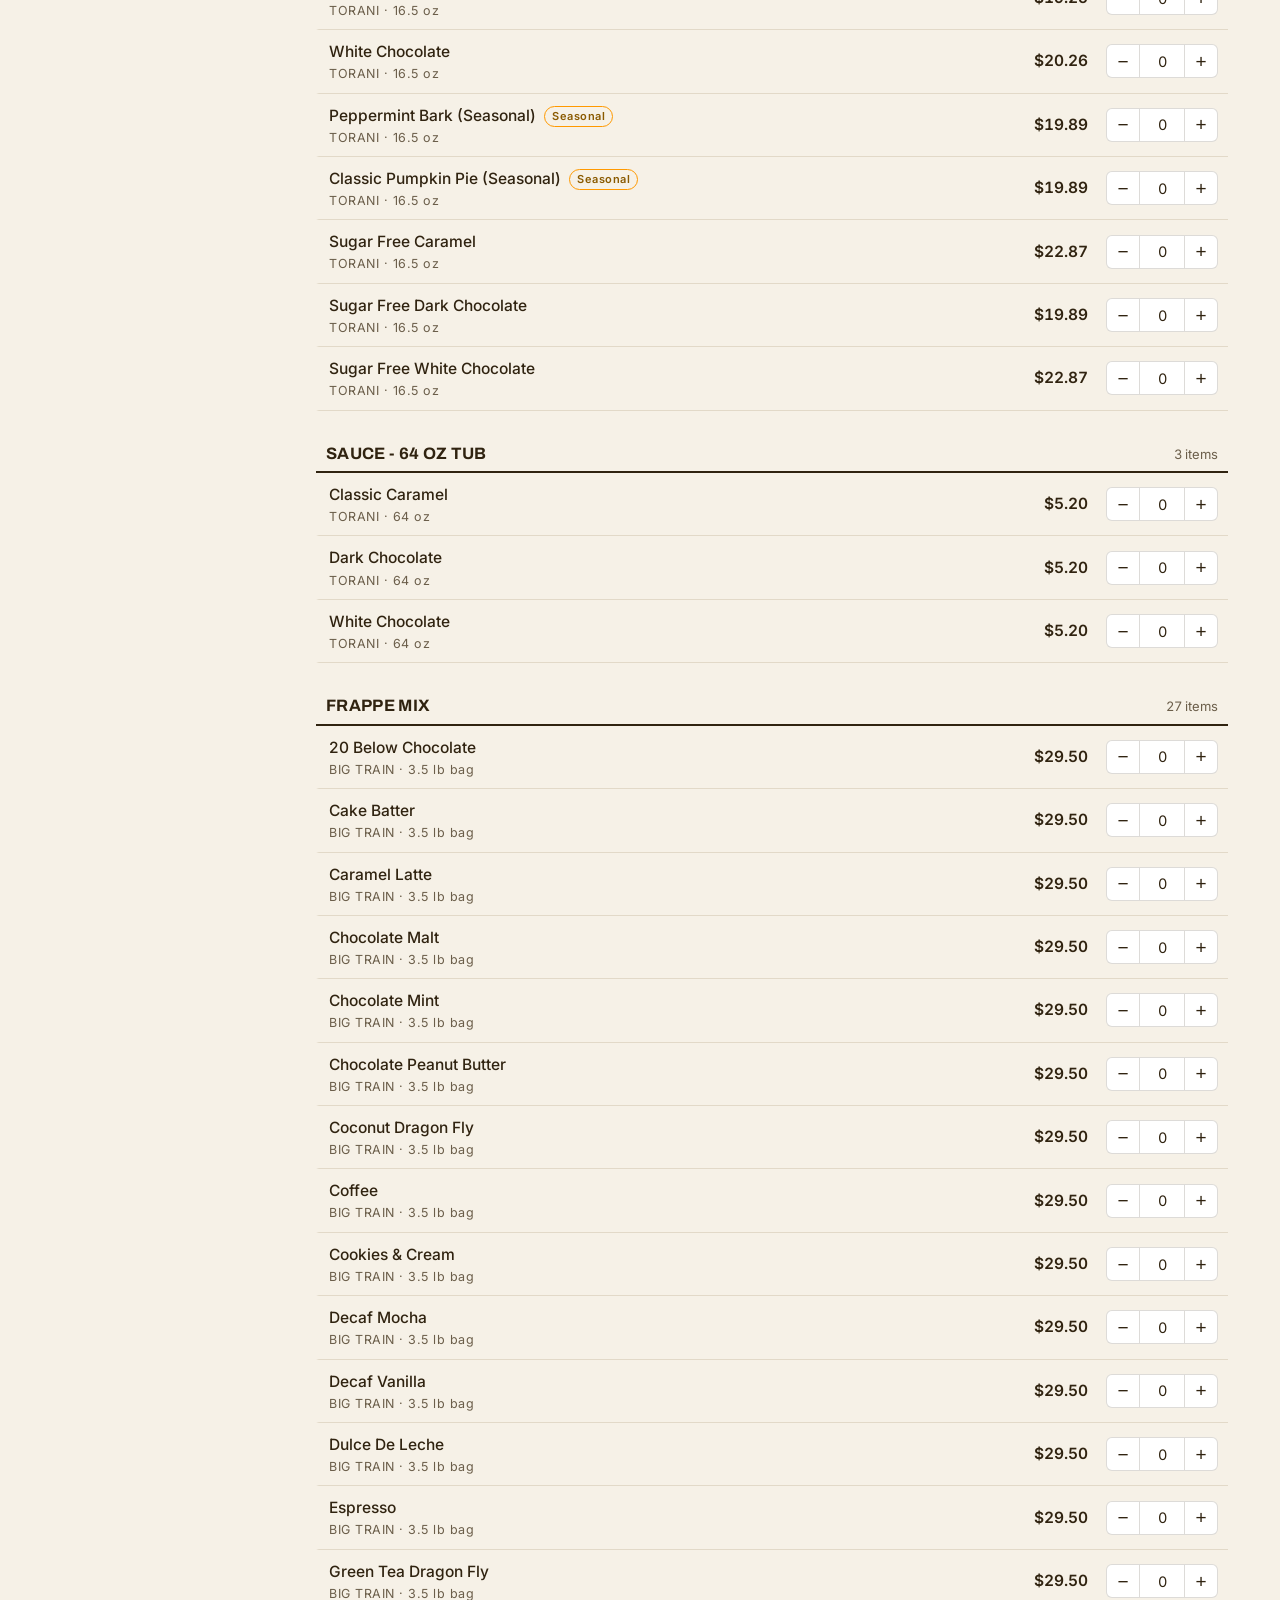
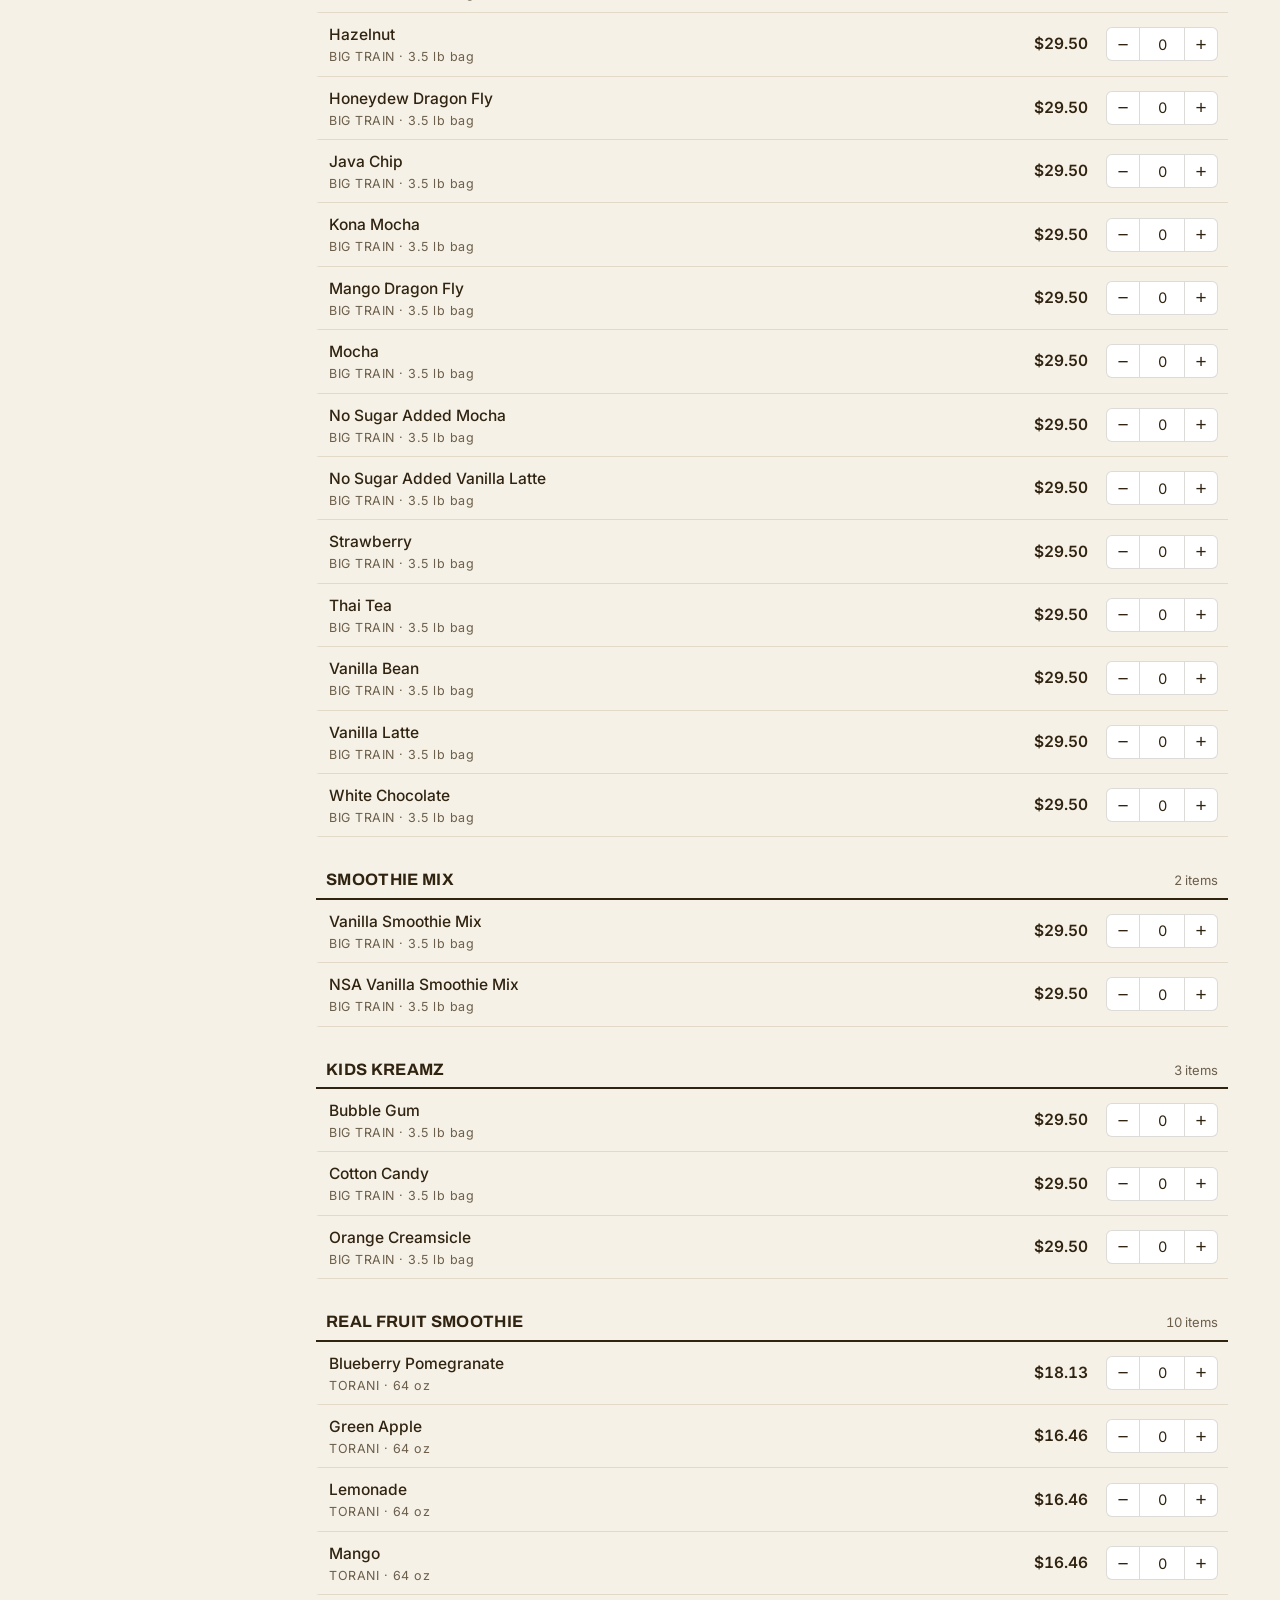
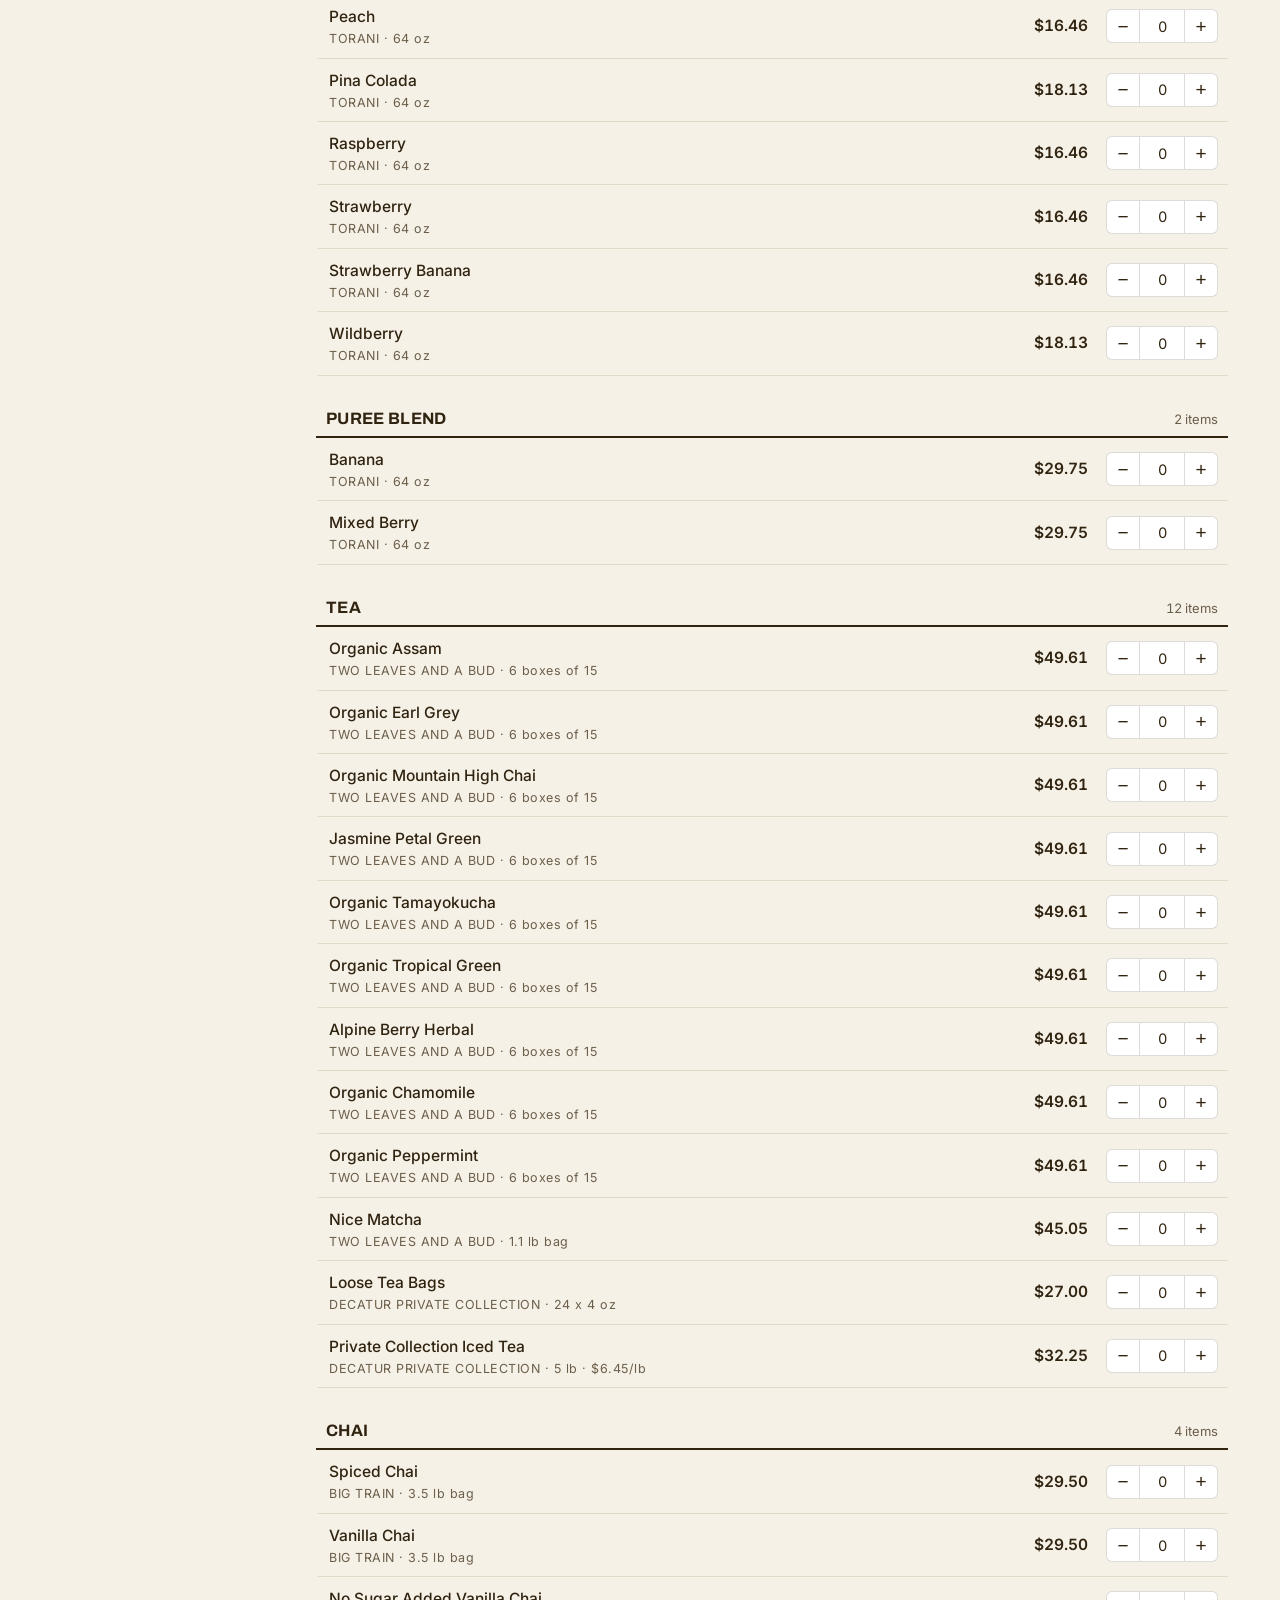
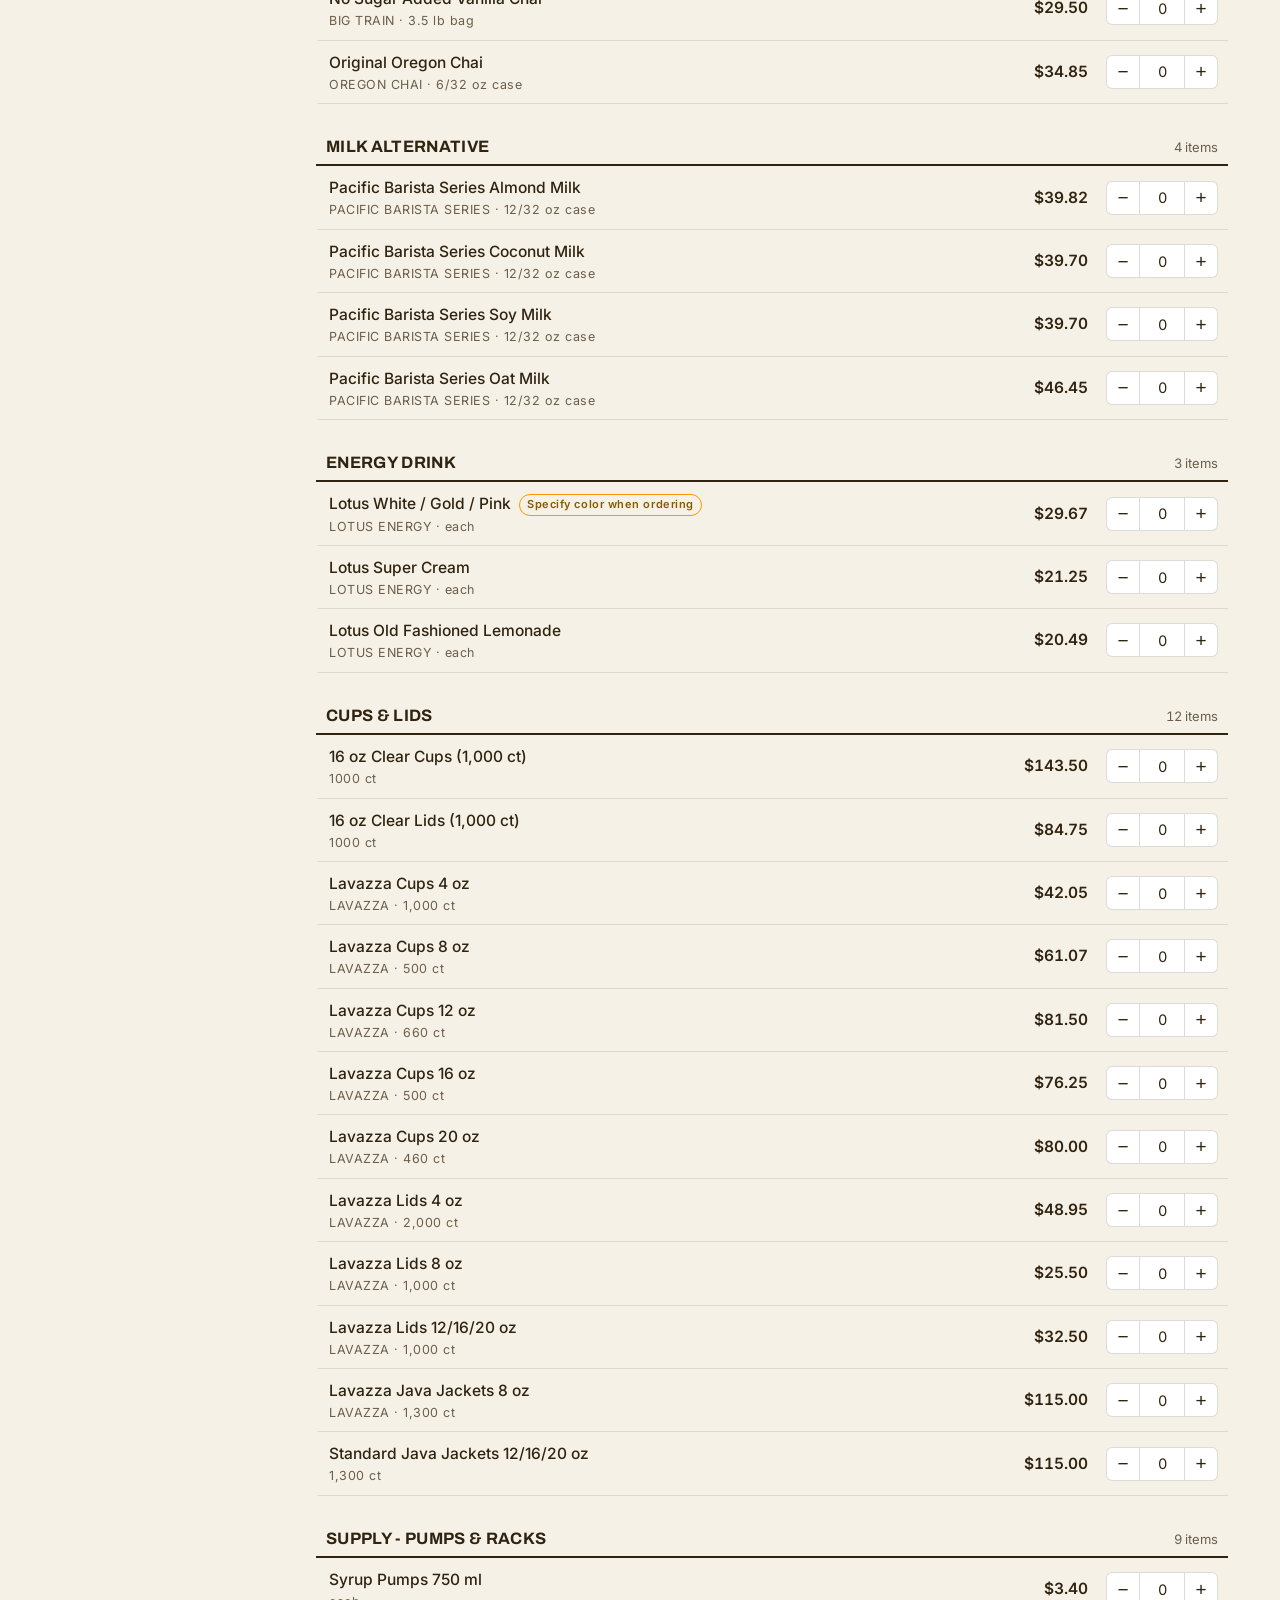
<file: shop.html>
<!DOCTYPE html>
<html lang="en">
<head>
<meta charset="utf-8">
<meta name="viewport" content="width=device-width, initial-scale=1">
<title>Wholesale Catalog | Decatur Espresso (Demo)</title>
<meta name="description" content="Demo wholesale catalog for Decatur Espresso: 266 products with weekly delivery across Southern Louisiana and Mississippi. Demonstration only.">
<meta name="robots" content="noindex">
<link rel="icon" href="favicon.ico">
<link rel="apple-touch-icon" href="assets/img/apple-touch-icon.png">
<link rel="preload" href="assets/fonts/archivo-var.woff2" as="font" type="font/woff2" crossorigin>
<link rel="preload" href="assets/fonts/inter-var.woff2" as="font" type="font/woff2" crossorigin>
<link rel="stylesheet" href="styles.css">
<link rel="stylesheet" href="shop.css">
</head>
<body>
<a href="#catalog" class="skip-nav">Skip to main content</a>

<div class="demo-ribbon" role="complementary" aria-label="Demo notice"><span><strong>Demo site</strong> · No real orders, no payments.<span class="ribbon-detail"> Browsing and checkout are simulations.</span></span></div>

<header class="shop-header">
  <a class="brand" href="index.html" aria-label="Decatur Espresso home">
    <img src="assets/logo/decatur-logo.png" alt="Decatur Espresso" width="173" height="133">
  </a>
  <div class="searchwrap">
    <input id="search" type="search" placeholder="Search 266 products" aria-label="Search products">
  </div>
  <button id="cart-open" class="cart-btn" type="button" aria-haspopup="dialog">
    Order sheet <span id="cart-count" class="cart-count" aria-live="polite">0</span>
  </button>
</header>

<div id="route-strip" class="route-strip" hidden>
  <span id="route-strip-text"></span>
  <span class="route-strip-right">
    <button id="load-last" class="route-strip-btn" type="button" hidden>Load your last order</button>
    <a href="tel:+15047339881">Order help? 504-733-9881</a>
  </span>
</div>

<div class="shop-layout">
  <nav id="groups" class="groups" aria-label="Product groups"></nav>
  <main id="catalog" class="catalog"></main>
</div>

<div class="drawer-backdrop" id="drawer-backdrop" hidden></div>

<aside class="cart-drawer" id="cart-drawer" role="dialog" aria-modal="true" aria-label="Demo order sheet" hidden>
  <header>
    <h2>Demo order sheet</h2>
    <button id="cart-close" class="icon-btn" type="button">Close</button>
  </header>
  <div id="cart-lines" class="cart-lines"></div>
  <div id="cart-meter" class="cart-meter"></div>
  <footer>
    <div class="cart-subtotal"><span>Subtotal</span><span id="cart-subtotal">$0.00</span></div>
    <button id="cart-review" class="btn btn-gold" type="button">Review demo order</button>
    <button id="cart-clear" class="cart-clear" type="button">Clear the sheet</button>
  </footer>
</aside>

<div class="checkout" id="checkout" hidden>
  <div class="checkout-panel" id="checkout-body" role="dialog" aria-modal="true" aria-label="Demo checkout"></div>
</div>

<script src="products.js"></script>
<script src="shop.js"></script>
</body>
</html>
</file>
<file: styles.css>
/* Decatur Espresso demo site
   Palette from Decatur's own assets:
   ink + gold sampled from their logo file; maroon from their tradeshow
   banners (confirm exact print value with Decatur before production). */

@font-face {
  font-family: 'Archivo';
  src: url('assets/fonts/archivo-var.woff2') format('woff2');
  font-weight: 600 700;
  font-display: swap;
}
@font-face {
  font-family: 'Inter';
  src: url('assets/fonts/inter-var.woff2') format('woff2');
  font-weight: 100 900;
  font-display: swap;
}

:root {
  --maroon: #732F37;
  --maroon-deep: #5A232A;
  --ink: #302310;
  --gold: #FF9900;
  --cream: #F6F1E7;
  --paper: #FFFFFF;
  --line: #E2D9C8;
  --line-dark: rgba(48, 35, 16, 0.16);
  --muted: #6B5E4A;
  --display: 'Archivo', 'Segoe UI', Arial, sans-serif;
  --body: 'Inter', 'Segoe UI', Arial, sans-serif;
  --ribbon-h: 34px;
}

* { box-sizing: border-box; }
[hidden] { display: none !important; }
html { scroll-behavior: smooth; }
body {
  margin: 0;
  font-family: var(--body);
  font-size: 16px;
  line-height: 1.55;
  color: var(--ink);
  background: var(--cream);
  -webkit-font-smoothing: antialiased;
}
img { max-width: 100%; height: auto; display: block; }
a { color: inherit; }

h1, h2, h3 {
  font-family: var(--display);
  font-weight: 700;
  line-height: 1.12;
  margin: 0 0 0.5em;
  letter-spacing: -0.01em;
}

:focus-visible {
  /* Maroon ring with a light halo: gold was ~1.9:1 on the cream page */
  outline: 3px solid var(--maroon);
  outline-offset: 2px;
  box-shadow: 0 0 0 6px rgba(255, 255, 255, 0.85);
}

/* Skip link: hidden until keyboard focus */
.skip-nav {
  position: absolute;
  top: -60px;
  left: 16px;
  z-index: 999;
  background: var(--ink);
  color: var(--cream);
  padding: 10px 16px;
  font-size: 14px;
  border-radius: 4px;
  transition: top 150ms ease;
}

.skip-nav:focus {
  top: 12px;
}

/* Demo ribbon: always visible, both pages */
.demo-ribbon {
  position: sticky;
  top: 0;
  z-index: 60;
  height: var(--ribbon-h);
  display: flex;
  align-items: center;
  justify-content: center;
  gap: 8px;
  padding: 0 12px;
  background: var(--ink);
  color: var(--cream);
  font-size: 12.5px;
  letter-spacing: 0.02em;
  text-align: center;
}
.demo-ribbon strong {
  color: var(--gold);
  font-weight: 600;
  letter-spacing: 0.08em;
  text-transform: uppercase;
}
@media (max-width: 620px) {
  .demo-ribbon { font-size: 11.5px; }
  .demo-ribbon .ribbon-detail { display: none; }
}

/* Buttons */
.btn {
  display: inline-flex;
  align-items: center;
  justify-content: center;
  gap: 8px;
  font-family: var(--body);
  font-weight: 600;
  font-size: 16px;
  line-height: 1;
  padding: 15px 26px;
  border-radius: 6px;
  border: 2px solid transparent;
  cursor: pointer;
  text-decoration: none;
  transition: transform 0.12s ease, box-shadow 0.12s ease, background 0.12s ease;
}
.btn-gold {
  background: var(--gold);
  color: var(--ink);
}
.btn-gold:hover { box-shadow: 0 4px 14px rgba(48, 35, 16, 0.22); transform: translateY(-1px); }
.btn-ghost {
  background: transparent;
  color: inherit;
  border-color: currentColor;
}
.btn-ghost:hover { background: rgba(255, 255, 255, 0.08); }
.btn-maroon {
  background: var(--maroon);
  color: var(--cream);
}
.btn-maroon:hover { background: var(--maroon-deep); box-shadow: 0 4px 14px rgba(48, 35, 16, 0.22); transform: translateY(-1px); }
.text-link {
  font-size: 15px;
  font-weight: 600;
  color: var(--maroon);
  text-decoration: underline;
  align-self: center;
}

.container {
  max-width: 1160px;
  margin: 0 auto;
  padding: 0 22px;
}

@media (prefers-reduced-motion: reduce) {
  html { scroll-behavior: auto; }
  *, *::before, *::after { transition: none !important; animation: none !important; }
}
html.flat *, html.flat *::before, html.flat *::after { transition: none !important; animation: none !important; }

/* ---------- Marketing page ---------- */

.site-nav {
  position: sticky;
  top: var(--ribbon-h);
  z-index: 50;
  display: flex;
  align-items: center;
  gap: 20px;
  padding: 10px 22px;
  background: var(--cream);
  border-bottom: 1px solid var(--line);
}
.site-nav .brand img { height: 58px; width: auto; }
.nav-toggle { display: none; }
.nav-links {
  margin-left: auto;
  display: flex;
  align-items: center;
  gap: 26px;
  font-size: 15.5px;
  font-weight: 500;
}
.nav-links a { text-decoration: none; }
.nav-links a:not(.nav-cta):hover { color: var(--maroon); text-decoration: underline; }
.nav-cta { padding: 11px 18px; font-size: 15px; }
.nav-phone { font-variant-numeric: tabular-nums; font-weight: 600; color: var(--maroon); }

.eyebrow {
  font-size: 13.5px;
  font-weight: 600;
  letter-spacing: 0.14em;
  text-transform: uppercase;
  color: var(--gold);
  margin: 0 0 16px;
}
.proof-line {
  font-size: 13.5px;
  color: var(--muted);
  margin: 14px 0 0;
}

/* Hero: maroon band, brand-forward like their tradeshow banners */
.hero {
  background: linear-gradient(160deg, var(--maroon) 0%, var(--maroon-deep) 100%);
  color: var(--cream);
}
.hero .proof-line { color: rgba(246, 241, 231, 0.75); }
.hero-grid {
  display: grid;
  grid-template-columns: minmax(0, 1.25fr) minmax(0, 1fr);
  align-items: center;
  gap: 40px;
  padding-top: 78px;
  padding-bottom: 78px;
}
.hero h1 {
  font-size: clamp(38px, 5.2vw, 58px);
  margin: 0 0 18px;
}
.hero-sub {
  font-size: 18.5px;
  line-height: 1.6;
  max-width: 54ch;
  margin: 0 0 28px;
  color: rgba(246, 241, 231, 0.92);
}
.hero-actions { display: flex; flex-wrap: wrap; gap: 14px; }

/* Hero consultation card (the form IS the hero visual) */
.hero-card {
  justify-self: end;
  width: min(100%, 380px);
  background: var(--cream);
  color: var(--ink);
  border-radius: 10px;
  padding: 26px 26px 20px;
  box-shadow: 0 24px 60px rgba(0, 0, 0, 0.3);
}
.hero-card-title {
  font-size: 20px;
  margin: 0 0 14px;
}
.hero-card label {
  display: block;
  font-size: 12.5px;
  font-weight: 600;
  margin: 12px 0 4px;
}
.hero-card input {
  width: 100%;
  font: inherit;
  padding: 10px 12px;
  border: 1px solid var(--line-dark);
  border-radius: 6px;
  background: var(--paper);
  color: var(--ink);
  transition: border-color 0.12s ease, box-shadow 0.12s ease;
}
.hero-card input:hover { border-color: var(--maroon); }
.hero-card input:not(:placeholder-shown):valid { border-color: #2E7A3C; }
.hero-card .btn { width: 100%; margin-top: 18px; }
.hero-card-note {
  margin: 10px 0 0;
  font-size: 12.5px;
  color: var(--muted);
  text-align: center;
}

/* Fork: three doors */
.fork { padding: 0; background: var(--cream); }
.fork-grid {
  display: grid;
  grid-template-columns: repeat(3, 1fr);
  gap: 18px;
  margin-top: -30px;
  position: relative;
  z-index: 5;
}
.fork-card {
  display: block;
  background: var(--paper);
  border: 1px solid var(--line);
  border-radius: 8px;
  padding: 18px 20px;
  text-decoration: none;
  box-shadow: 0 10px 26px rgba(48, 35, 16, 0.12);
  transition: transform 0.12s ease, box-shadow 0.12s ease;
}
.fork-card:hover { transform: translateY(-2px); box-shadow: 0 14px 32px rgba(48, 35, 16, 0.18); }
.fork-card strong { display: block; font-family: var(--display); font-size: 16.5px; margin-bottom: 3px; }
.fork-card span { font-size: 13.5px; color: var(--muted); }

/* Stats band */
.stats { padding: 44px 0 10px; }
.stats-row {
  display: flex;
  flex-wrap: wrap;
  justify-content: space-between;
  gap: 22px 30px;
  border-top: 2px solid var(--ink);
  padding-top: 20px;
}
.stat { min-width: 120px; }
.stat-n {
  display: block;
  font-family: var(--display);
  font-weight: 700;
  font-size: 32px;
  font-variant-numeric: tabular-nums;
  letter-spacing: -0.01em;
}
.stat-l {
  font-size: 12.5px;
  letter-spacing: 0.06em;
  text-transform: uppercase;
  color: var(--muted);
}

/* Calculator */
.calculator { background: linear-gradient(160deg, var(--maroon) 0%, var(--maroon-deep) 100%); color: var(--cream); }
.calc-grid {
  display: grid;
  grid-template-columns: minmax(0, 1fr) minmax(0, 1fr);
  gap: 54px;
  align-items: center;
}
.calculator h2 { font-size: clamp(27px, 3.4vw, 36px); }
.calc-copy p { color: rgba(246, 241, 231, 0.92); max-width: 50ch; }
.calc-copy .btn { margin-top: 10px; background: var(--cream); color: var(--maroon); }
.calc-copy .btn:hover { background: var(--paper); }
.calc-card {
  background: var(--cream);
  color: var(--ink);
  border-radius: 10px;
  padding: 26px 28px 20px;
  box-shadow: 0 22px 50px rgba(0, 0, 0, 0.3);
}
.calc-field { margin-bottom: 16px; }
.calc-field label {
  display: block;
  font-size: 13px;
  font-weight: 600;
  margin-bottom: 5px;
}
.calc-field select, .calc-field input[type="number"] {
  width: 100%;
  font: inherit;
  padding: 10px 12px;
  border: 1px solid var(--line-dark);
  border-radius: 6px;
  background: var(--paper);
  color: var(--ink);
}
.calc-field input[type="range"] {
  width: 100%;
  accent-color: var(--maroon);
}
.calc-results {
  border-top: 2px solid var(--ink);
  margin-top: 18px;
  padding-top: 12px;
}
.calc-line {
  display: flex;
  justify-content: space-between;
  font-size: 14.5px;
  padding: 4px 0;
  font-variant-numeric: tabular-nums;
}
.calc-line-sub { color: var(--muted); font-size: 13px; }
.calc-line-sub em { font-style: normal; font-weight: 600; color: var(--ink); }
.calc-profit {
  font-family: var(--display);
  font-weight: 700;
  font-size: 30px;
  padding: 8px 0 4px;
  font-variant-numeric: tabular-nums;
}
.calc-profit span { color: var(--maroon); }
.calc-foot {
  margin: 14px 0 0;
  font-size: 12px;
  color: var(--muted);
  line-height: 1.5;
}

/* FAQ */
.faq { max-width: 760px; margin-top: 44px; }
.faq h3 {
  font-size: 14px;
  letter-spacing: 0.1em;
  text-transform: uppercase;
  border-bottom: 2px solid var(--ink);
  padding-bottom: 8px;
}
.faq details { border-bottom: 1px solid var(--line); }
.faq summary {
  cursor: pointer;
  font-weight: 600;
  font-size: 15.5px;
  padding: 13px 4px;
  list-style-position: outside;
}
.faq summary:hover { color: var(--maroon); }
.faq details p { margin: 2px 4px 14px; font-size: 15px; color: #4A3F2C; }
.faq a { color: var(--maroon); font-weight: 600; }

/* Laurels */
.laurel { width: 150px; height: auto; margin: 18px auto 0; display: block; }
.laurel-footer { margin: 0 0 0 auto; opacity: 0.9; }

section { padding: 76px 0; }

/* Pillars: claims left, install proof right */
.pillars h2 { font-size: clamp(27px, 3.4vw, 36px); max-width: 24ch; }
.pillars-grid {
  display: grid;
  grid-template-columns: minmax(0, 1.3fr) minmax(0, 1fr);
  gap: 54px;
  align-items: start;
}
.pillar-grid {
  display: grid;
  grid-template-columns: 1fr;
  gap: 18px;
  margin-top: 30px;
}
.install-photo { margin: 0; }
.install-photo img {
  width: 100%;
  border-radius: 10px;
  border: 1px solid var(--line);
  box-shadow: 0 16px 40px rgba(48, 35, 16, 0.14);
}
.install-photo figcaption {
  margin-top: 9px;
  font-size: 12.5px;
  color: var(--muted);
  text-align: center;
}
.install-photo figcaption a { color: var(--maroon); font-weight: 600; }
.pillar {
  background: var(--paper);
  border: 1px solid var(--line);
  border-top: 3px solid var(--maroon);
  border-radius: 8px;
  padding: 26px 24px 22px;
}
.pillar h3 { font-size: 19px; margin-bottom: 10px; }
.pillar p { margin: 0; font-size: 15.5px; color: #4A3F2C; }
.pillar a { color: var(--maroon); font-weight: 600; }

/* Catalog pitch with sample order sheet */
.catalog-pitch { background: var(--paper); border-top: 1px solid var(--line); border-bottom: 1px solid var(--line); }
.catalog-pitch-grid {
  display: grid;
  grid-template-columns: minmax(0, 1fr) minmax(0, 1fr);
  gap: 54px;
  align-items: center;
}
.catalog-pitch h2 { font-size: clamp(27px, 3.4vw, 36px); }
.catalog-pitch-copy p { max-width: 50ch; }
.catalog-pitch-copy .btn { margin-top: 10px; }
.sample-sheet {
  background: var(--cream);
  border: 1px solid var(--line);
  border-radius: 10px;
  padding: 22px 24px 16px;
  box-shadow: 0 18px 44px rgba(48, 35, 16, 0.10);
  transform: rotate(-1.2deg);
}
.sample-head {
  font-family: var(--display);
  font-weight: 700;
  font-size: 13px;
  letter-spacing: 0.1em;
  text-transform: uppercase;
  padding-bottom: 10px;
  border-bottom: 2px solid var(--ink);
}
.sample-row {
  display: flex;
  justify-content: space-between;
  align-items: baseline;
  gap: 18px;
  padding: 11px 0;
  border-bottom: 1px solid var(--line);
  font-size: 15px;
  font-weight: 500;
}
.sample-row em {
  display: block;
  font-style: normal;
  font-size: 12px;
  font-weight: 400;
  color: var(--muted);
  letter-spacing: 0.03em;
}
.sample-row span:last-child { font-variant-numeric: tabular-nums; font-weight: 600; }
.sample-more {
  display: inline-block;
  margin-top: 12px;
  font-size: 14px;
  font-weight: 600;
  color: var(--maroon);
}

/* Brand strip */
.brands { padding: 46px 0; }
.brands-label {
  text-align: center;
  font-size: 13px;
  font-weight: 600;
  letter-spacing: 0.12em;
  text-transform: uppercase;
  color: var(--muted);
  margin: 0 0 26px;
}
.brand-row {
  display: flex;
  flex-wrap: wrap;
  align-items: center;
  justify-content: center;
  gap: 44px 56px;
}
.brand-logo { height: 38px; width: auto; opacity: 0.9; }
.brand-logo[alt="Lavazza"] { height: 30px; }
.brand-logo[alt="Torani"] { height: 48px; }
.brand-logo[alt="Big Train"], .brand-logo[alt="Oregon Chai"] { height: 58px; }

/* Private Collection band */
.private-collection {
  background: linear-gradient(160deg, var(--maroon) 0%, var(--maroon-deep) 100%);
  color: var(--cream);
}
.pc-grid {
  display: grid;
  grid-template-columns: minmax(0, 1.1fr) minmax(0, 1fr);
  gap: 54px;
  align-items: center;
}
.pc-script { width: min(100%, 400px); height: auto; margin-bottom: 18px; }
.pc-title { font-size: clamp(25px, 3vw, 33px); }
.private-collection p { color: rgba(246, 241, 231, 0.92); max-width: 52ch; }
.private-collection .btn-gold { margin-top: 8px; }
.pc-photo { margin: 0; }
.pc-photo img {
  border-radius: 10px;
  border: 4px solid rgba(246, 241, 231, 0.25);
  box-shadow: 0 22px 50px rgba(0, 0, 0, 0.3);
}

/* Routes */
.routes h2 { font-size: clamp(27px, 3.4vw, 36px); }
.route-table {
  margin-top: 26px;
  border-top: 2px solid var(--ink);
  max-width: 720px;
}
.route-row {
  display: grid;
  grid-template-columns: 150px 1fr;
  gap: 20px;
  padding: 13px 6px;
  border-bottom: 1px solid var(--line);
  font-size: 16px;
}
.route-row span:first-child {
  font-family: var(--display);
  font-weight: 600;
  letter-spacing: 0.02em;
}
.route-row em { font-style: normal; font-size: 13px; color: var(--muted); margin-left: 8px; }
.routes-note { margin-top: 18px; font-weight: 600; color: var(--maroon); }

/* Consultation */
.consultation { background: var(--paper); border-top: 1px solid var(--line); border-bottom: 1px solid var(--line); }
.consult-grid {
  display: grid;
  grid-template-columns: minmax(0, 1.4fr) minmax(0, 1fr);
  gap: 54px;
  align-items: center;
}
.consultation h2 { font-size: clamp(27px, 3.4vw, 36px); }
.consultation p { max-width: 56ch; }
.consult-photo { margin: 0; }
.consult-photo figcaption {
  margin-top: 9px;
  font-size: 12.5px;
  color: var(--muted);
  text-align: center;
}
.consult-photo img:not(.laurel) {
  width: 100%;
  border-radius: 10px;
  border: 1px solid var(--line);
  box-shadow: 0 16px 40px rgba(48, 35, 16, 0.14);
}

/* Contact */
.contact-grid {
  display: grid;
  grid-template-columns: 1fr 1fr;
  gap: 44px;
}
.contact h2 { font-size: clamp(25px, 3vw, 32px); }
.contact h3 {
  font-size: 13.5px;
  letter-spacing: 0.1em;
  text-transform: uppercase;
  margin: 18px 0 4px;
}
.contact h3:first-child { margin-top: 6px; }
.contact address { font-style: normal; font-size: 17px; line-height: 1.7; }
.contact a { color: var(--maroon); font-weight: 500; }

/* Footer */
.site-footer {
  background: var(--ink);
  color: rgba(246, 241, 231, 0.85);
  padding: 40px 0;
  font-size: 14px;
}
.footer-grid { display: flex; align-items: center; gap: 28px; flex-wrap: wrap; }
.footer-logo { height: 72px; width: auto; }

/* Reveal (subtle, motion is felt not noticed) */
.reveal { opacity: 0; transform: translateY(14px); transition: opacity 0.5s ease, transform 0.5s ease; }
.reveal.is-in { opacity: 1; transform: none; }
@media (prefers-reduced-motion: reduce) { .reveal { opacity: 1; transform: none; } }
html.flat .reveal { opacity: 1; transform: none; }

@media (max-width: 900px) {
  .hero-grid, .catalog-pitch-grid, .pc-grid, .consult-grid, .contact-grid, .calc-grid, .pillars-grid {
    grid-template-columns: 1fr;
    gap: 36px;
  }
  .hero-grid { padding-top: 54px; padding-bottom: 54px; }
  .hero-card { justify-self: stretch; width: 100%; }
  .fork-grid { grid-template-columns: 1fr; margin-top: 24px; }
  .stats-row { justify-content: flex-start; }
  .stat-n { font-size: 26px; }
  .laurel-footer { margin: 0 auto; }
  section { padding: 56px 0; }

  .nav-toggle {
    display: block;
    margin-left: auto;
    font: inherit;
    font-weight: 600;
    padding: 10px 16px;
    border: 2px solid var(--ink);
    border-radius: 6px;
    background: var(--paper);
    color: var(--ink);
    cursor: pointer;
  }
  .nav-links {
    display: none;
    position: absolute;
    top: 100%;
    left: 0;
    right: 0;
    flex-direction: column;
    align-items: stretch;
    gap: 0;
    background: var(--cream);
    border-bottom: 1px solid var(--line);
    padding: 8px 22px 18px;
  }
  .nav-links.is-open { display: flex; }
  .nav-links a { padding: 12px 0; border-bottom: 1px solid var(--line); }
  .nav-links a.nav-cta { margin-top: 14px; border-bottom: 0; text-align: center; }
  .route-row { grid-template-columns: 110px 1fr; }
}
</file>
<file: shop.css>
/* Demo wholesale store: archival-index catalog, cart drawer, demo checkout */

.shop-header {
  position: sticky;
  top: var(--ribbon-h);
  z-index: 50;
  display: flex;
  align-items: center;
  gap: 18px;
  padding: 10px 22px;
  background: var(--cream);
  border-bottom: 1px solid var(--line);
}
.shop-header .brand img { height: 54px; width: auto; }
.searchwrap { flex: 1; max-width: 440px; }
.searchwrap input {
  width: 100%;
  font: inherit;
  padding: 10px 14px;
  border: 1px solid var(--line-dark);
  border-radius: 6px;
  background: var(--paper);
  color: var(--ink);
}
.searchwrap input::placeholder { color: var(--muted); }
.cart-btn {
  margin-left: auto;
  display: inline-flex;
  align-items: center;
  gap: 9px;
  font: inherit;
  font-weight: 600;
  padding: 10px 18px;
  border: 2px solid var(--ink);
  border-radius: 6px;
  background: var(--paper);
  color: var(--ink);
  cursor: pointer;
}
.cart-count {
  min-width: 26px;
  padding: 3px 7px;
  border-radius: 999px;
  background: var(--gold);
  color: var(--ink);
  font-size: 13.5px;
  font-weight: 700;
  text-align: center;
}
.cart-count.bump { animation: badge-bump 0.28s ease; }
@keyframes badge-bump {
  0% { transform: scale(1); }
  40% { transform: scale(1.22); }
  100% { transform: scale(1); }
}
@media (prefers-reduced-motion: reduce) {
  .cart-count.bump { animation: none; }
}
html.flat .cart-count.bump { animation: none; }

/* Returning-customer strip */
.route-strip {
  display: flex;
  align-items: center;
  justify-content: space-between;
  gap: 16px;
  flex-wrap: wrap;
  max-width: 1220px;
  margin: 0 auto;
  padding: 9px 22px;
  font-size: 13.5px;
  color: var(--maroon);
  font-weight: 600;
  border-bottom: 1px solid var(--line);
  background: var(--paper);
}
.route-strip-right { display: inline-flex; align-items: center; gap: 18px; }
.route-strip a { color: var(--muted); font-weight: 500; }
.route-strip-btn {
  font: inherit;
  font-weight: 600;
  border: 0;
  background: none;
  color: var(--maroon);
  text-decoration: underline;
  cursor: pointer;
  padding: 2px 0;
}

.shop-layout {
  display: grid;
  grid-template-columns: 230px 1fr;
  gap: 34px;
  max-width: 1220px;
  margin: 0 auto;
  padding: 26px 22px 90px;
}

/* Group filter */
.groups {
  position: sticky;
  top: calc(var(--ribbon-h) + 86px);
  align-self: start;
  display: flex;
  flex-direction: column;
  gap: 2px;
}
.group-btn {
  display: flex;
  justify-content: space-between;
  align-items: baseline;
  gap: 10px;
  width: 100%;
  font: inherit;
  font-size: 15px;
  text-align: left;
  padding: 9px 12px;
  border: 0;
  border-left: 3px solid transparent;
  background: transparent;
  color: var(--ink);
  cursor: pointer;
  border-radius: 0 6px 6px 0;
}
.group-btn:hover { background: rgba(48, 35, 16, 0.05); }
.group-btn.is-active {
  border-left-color: var(--gold);
  background: var(--paper);
  font-weight: 600;
}
.group-btn .n {
  font-size: 12.5px;
  color: var(--muted);
  font-variant-numeric: tabular-nums;
}

/* Catalog: archival index */
.catalog { min-width: 0; }
.shop-title { margin: 4px 0 2px; font-size: 30px; }
.shop-sub { margin: 0 0 22px; color: var(--muted); font-size: 14.5px; }

.cat-head {
  display: flex;
  align-items: baseline;
  justify-content: space-between;
  gap: 14px;
  margin: 34px 0 0;
  padding: 0 10px 8px;
  border-bottom: 2px solid var(--ink);
  font-size: 16.5px;
  letter-spacing: 0.02em;
  text-transform: uppercase;
}
.cat-head:first-child { margin-top: 0; }
.cat-head .n {
  font-family: var(--body);
  font-weight: 400;
  font-size: 13px;
  color: var(--muted);
  text-transform: none;
  letter-spacing: 0;
  font-variant-numeric: tabular-nums;
}

.prow {
  display: grid;
  grid-template-columns: 1fr auto auto;
  align-items: center;
  gap: 8px 18px;
  padding: 9px 10px;
  border-bottom: 1px solid var(--line);
  border-left: 3px solid transparent;
  background: transparent;
}
.prow.in-cart {
  border-left-color: var(--maroon);
  background: var(--paper);
}
.pname { font-weight: 500; font-size: 15.5px; }
.pmeta {
  display: block;
  font-size: 12.5px;
  color: var(--muted);
  letter-spacing: 0.04em;
}
.pmeta .pbrand { text-transform: uppercase; }
.rowline {
  display: block;
  font-size: 12.5px;
  font-weight: 600;
  color: var(--maroon);
  font-variant-numeric: tabular-nums;
  margin-top: 2px;
}
.pchip {
  display: inline-block;
  margin-left: 8px;
  padding: 1px 7px;
  border: 1px solid var(--gold);
  border-radius: 999px;
  color: #8A5A00;
  font-size: 11px;
  font-weight: 600;
  letter-spacing: 0.05em;
  vertical-align: 1px;
}
.pprice {
  font-variant-numeric: tabular-nums;
  font-weight: 600;
  font-size: 15.5px;
  text-align: right;
  min-width: 76px;
}
.pqty { display: inline-flex; align-items: stretch; }
.pqty button {
  width: 34px;
  height: 34px;
  font-size: 19px;
  line-height: 1;
  border: 1px solid var(--line-dark);
  background: var(--paper);
  color: var(--ink);
  cursor: pointer;
}
.pqty .qminus { border-radius: 6px 0 0 6px; }
.pqty .qplus { border-radius: 0 6px 6px 0; }
.pqty button:hover { background: var(--cream); }
.pqty input {
  width: 44px;
  height: 34px;
  border: 1px solid var(--line-dark);
  border-left: 0;
  border-right: 0;
  text-align: center;
  font: inherit;
  font-size: 14.5px;
  font-variant-numeric: tabular-nums;
  background: var(--paper);
  color: var(--ink);
  -moz-appearance: textfield;
  appearance: textfield;
}
.pqty input::-webkit-outer-spin-button,
.pqty input::-webkit-inner-spin-button { -webkit-appearance: none; margin: 0; }

.empty-state {
  padding: 60px 10px;
  text-align: center;
  color: var(--muted);
}
.empty-state button {
  font: inherit;
  border: 0;
  background: none;
  color: var(--maroon);
  font-weight: 600;
  text-decoration: underline;
  cursor: pointer;
}

/* Cart drawer */
.drawer-backdrop {
  position: fixed;
  inset: 0;
  z-index: 70;
  background: rgba(48, 35, 16, 0.45);
}
.cart-drawer {
  position: fixed;
  top: 0;
  right: 0;
  bottom: 0;
  z-index: 80;
  width: min(430px, 100vw);
  display: flex;
  flex-direction: column;
  background: var(--cream);
  border-left: 1px solid var(--line);
  box-shadow: -12px 0 40px rgba(48, 35, 16, 0.25);
}
.cart-drawer > header {
  display: flex;
  align-items: center;
  justify-content: space-between;
  padding: 16px 20px;
  border-bottom: 2px solid var(--ink);
}
.cart-drawer > header h2 { margin: 0; font-size: 20px; }
.icon-btn {
  font: inherit;
  font-size: 15px;
  border: 0;
  background: none;
  color: var(--muted);
  cursor: pointer;
  padding: 6px 8px;
}
.icon-btn:hover { color: var(--ink); }
.cart-lines { flex: 1; overflow-y: auto; padding: 6px 20px; }
.cart-line {
  display: grid;
  grid-template-columns: 1fr auto;
  gap: 2px 14px;
  padding: 11px 0;
  border-bottom: 1px solid var(--line);
}
.cart-line .pqty { margin-top: 5px; }
.cart-line-name { font-weight: 500; font-size: 14.5px; }
.cart-line-meta { font-size: 12px; color: var(--muted); }
.cart-line-total {
  grid-row: 1 / 3;
  grid-column: 2;
  align-self: center;
  font-variant-numeric: tabular-nums;
  font-weight: 600;
}
.cart-empty { padding: 40px 0; text-align: center; color: var(--muted); }

.cart-meter { padding: 12px 20px 0; font-size: 13.5px; }
.cart-meter .bar {
  height: 5px;
  margin-top: 7px;
  border-radius: 999px;
  background: var(--line);
  overflow: hidden;
}
.cart-meter .fill {
  height: 100%;
  background: var(--gold);
  transition: width 0.2s ease;
}
.cart-meter.unlocked { color: #245A2E; font-weight: 600; }
.cart-meter.unlocked .fill { background: #2E7A3C; }

.cart-drawer > footer {
  padding: 14px 20px 18px;
  border-top: 1px solid var(--line);
}
.cart-subtotal {
  display: flex;
  justify-content: space-between;
  font-weight: 600;
  font-size: 17px;
  font-variant-numeric: tabular-nums;
  margin-bottom: 12px;
}
.cart-drawer .btn { width: 100%; }
.cart-clear {
  width: 100%;
  margin-top: 8px;
  font: inherit;
  font-size: 13.5px;
  border: 0;
  background: none;
  color: var(--muted);
  text-decoration: underline;
  cursor: pointer;
}

/* Checkout overlay */
.checkout {
  position: fixed;
  inset: 0;
  z-index: 90;
  overflow-y: auto;
  background: rgba(48, 35, 16, 0.5);
  padding: 30px 16px;
}
.checkout-panel {
  max-width: 680px;
  margin: 0 auto;
  background: var(--cream);
  border-radius: 10px;
  padding: 30px clamp(20px, 4vw, 40px) 36px;
  box-shadow: 0 24px 70px rgba(0, 0, 0, 0.35);
}
.checkout-panel h2 { font-size: 26px; margin-bottom: 4px; }
.checkout-close { float: right; margin-top: -6px; }
.demo-note {
  margin: 14px 0 22px;
  padding: 12px 16px;
  border: 2px solid var(--gold);
  border-radius: 8px;
  background: rgba(255, 153, 0, 0.09);
  font-size: 14.5px;
}
.co-fields {
  display: grid;
  grid-template-columns: 1fr 1fr;
  gap: 14px 16px;
  margin-bottom: 8px;
}
.co-fields label {
  display: block;
  font-size: 13px;
  font-weight: 600;
  margin-bottom: 5px;
}
.co-fields input, .co-fields select {
  width: 100%;
  font: inherit;
  padding: 10px 12px;
  border: 1px solid var(--line-dark);
  border-radius: 6px;
  background: var(--paper);
  color: var(--ink);
  transition: border-color 0.12s ease;
}
.co-fields input:hover, .co-fields select:hover { border-color: var(--maroon); }
.co-fields input:not(:placeholder-shown):valid { border-color: #2E7A3C; }
.route-note {
  grid-column: 1 / -1;
  min-height: 22px;
  font-size: 14px;
  font-weight: 600;
  color: var(--maroon);
}
.co-summary { margin: 18px 0 20px; }
.co-summary h3 { font-size: 15px; text-transform: uppercase; letter-spacing: 0.04em; }
.co-table { width: 100%; border-collapse: collapse; font-size: 14px; }
.co-table th {
  text-align: left;
  padding: 10px 8px 5px;
  border-bottom: 2px solid var(--ink);
  font-size: 12.5px;
  text-transform: uppercase;
  letter-spacing: 0.05em;
}
.co-table th.r, .co-table td.r { text-align: right; font-variant-numeric: tabular-nums; }
.co-table td { padding: 7px 8px; border-bottom: 1px solid var(--line); vertical-align: top; }
.co-table .cat-row td {
  padding-top: 14px;
  font-weight: 600;
  font-size: 12px;
  text-transform: uppercase;
  letter-spacing: 0.05em;
  color: var(--muted);
  border-bottom: 0;
}
.co-table tfoot td {
  padding-top: 12px;
  font-weight: 700;
  font-size: 15.5px;
  border-bottom: 0;
}
.confirm-ref {
  font-family: var(--display);
  font-size: 22px;
  letter-spacing: 0.03em;
  margin: 6px 0 2px;
}
.stamp {
  display: inline-block;
  transform: rotate(-4deg);
  border: 3px solid var(--maroon);
  border-radius: 6px;
  color: var(--maroon);
  font-family: var(--display);
  font-weight: 700;
  font-size: 15px;
  letter-spacing: 0.14em;
  text-transform: uppercase;
  padding: 6px 14px;
  margin: 4px 0 14px;
  opacity: 0.85;
}
.cart-empty-last { margin-top: 14px; }
.load-last-inline {
  font: inherit;
  font-weight: 600;
  border: 0;
  background: none;
  color: var(--maroon);
  text-decoration: underline;
  cursor: pointer;
}
.confirm-actions { display: flex; gap: 12px; flex-wrap: wrap; margin-top: 22px; }

@media (max-width: 860px) {
  .shop-layout {
    grid-template-columns: 1fr;
    gap: 14px;
    padding-top: 14px;
  }
  .groups {
    position: sticky;
    top: calc(var(--ribbon-h) + 62px);
    z-index: 40;
    flex-direction: row;
    overflow-x: auto;
    gap: 8px;
    padding: 8px 0;
    background: var(--cream);
    border-bottom: 1px solid var(--line);
  }
  .group-btn {
    flex: 0 0 auto;
    width: auto;
    border: 1px solid var(--line-dark);
    border-radius: 999px;
    padding: 9px 15px;
    min-height: 44px;
  }
  .group-btn.is-active {
    border-color: var(--ink);
    background: var(--ink);
    color: var(--cream);
  }
  .group-btn.is-active .n { color: var(--gold); }
  .shop-header { gap: 10px; padding: 8px 14px; flex-wrap: wrap; }
  .shop-header .brand img { height: 44px; }
  .searchwrap { order: 3; flex-basis: 100%; max-width: none; }
  .prow { grid-template-columns: 1fr auto; }
  .pprice { grid-column: 1; text-align: left; min-width: 0; }
  .pqty { grid-row: 1 / 3; grid-column: 2; align-self: center; }
  .pqty button { width: 42px; height: 44px; }
  .pqty input { height: 44px; }
  .co-fields { grid-template-columns: 1fr; }
}

/* Print: confirmation acts as the order sheet */
@media print {
  .demo-ribbon, .shop-header, .shop-layout, .drawer-backdrop, .cart-drawer { display: none !important; }
  .checkout { position: static; background: none; padding: 0; }
  .checkout-panel { box-shadow: none; border-radius: 0; max-width: none; }
  .confirm-actions, .checkout-close { display: none !important; }
  body { background: #fff; }
}
</file>
